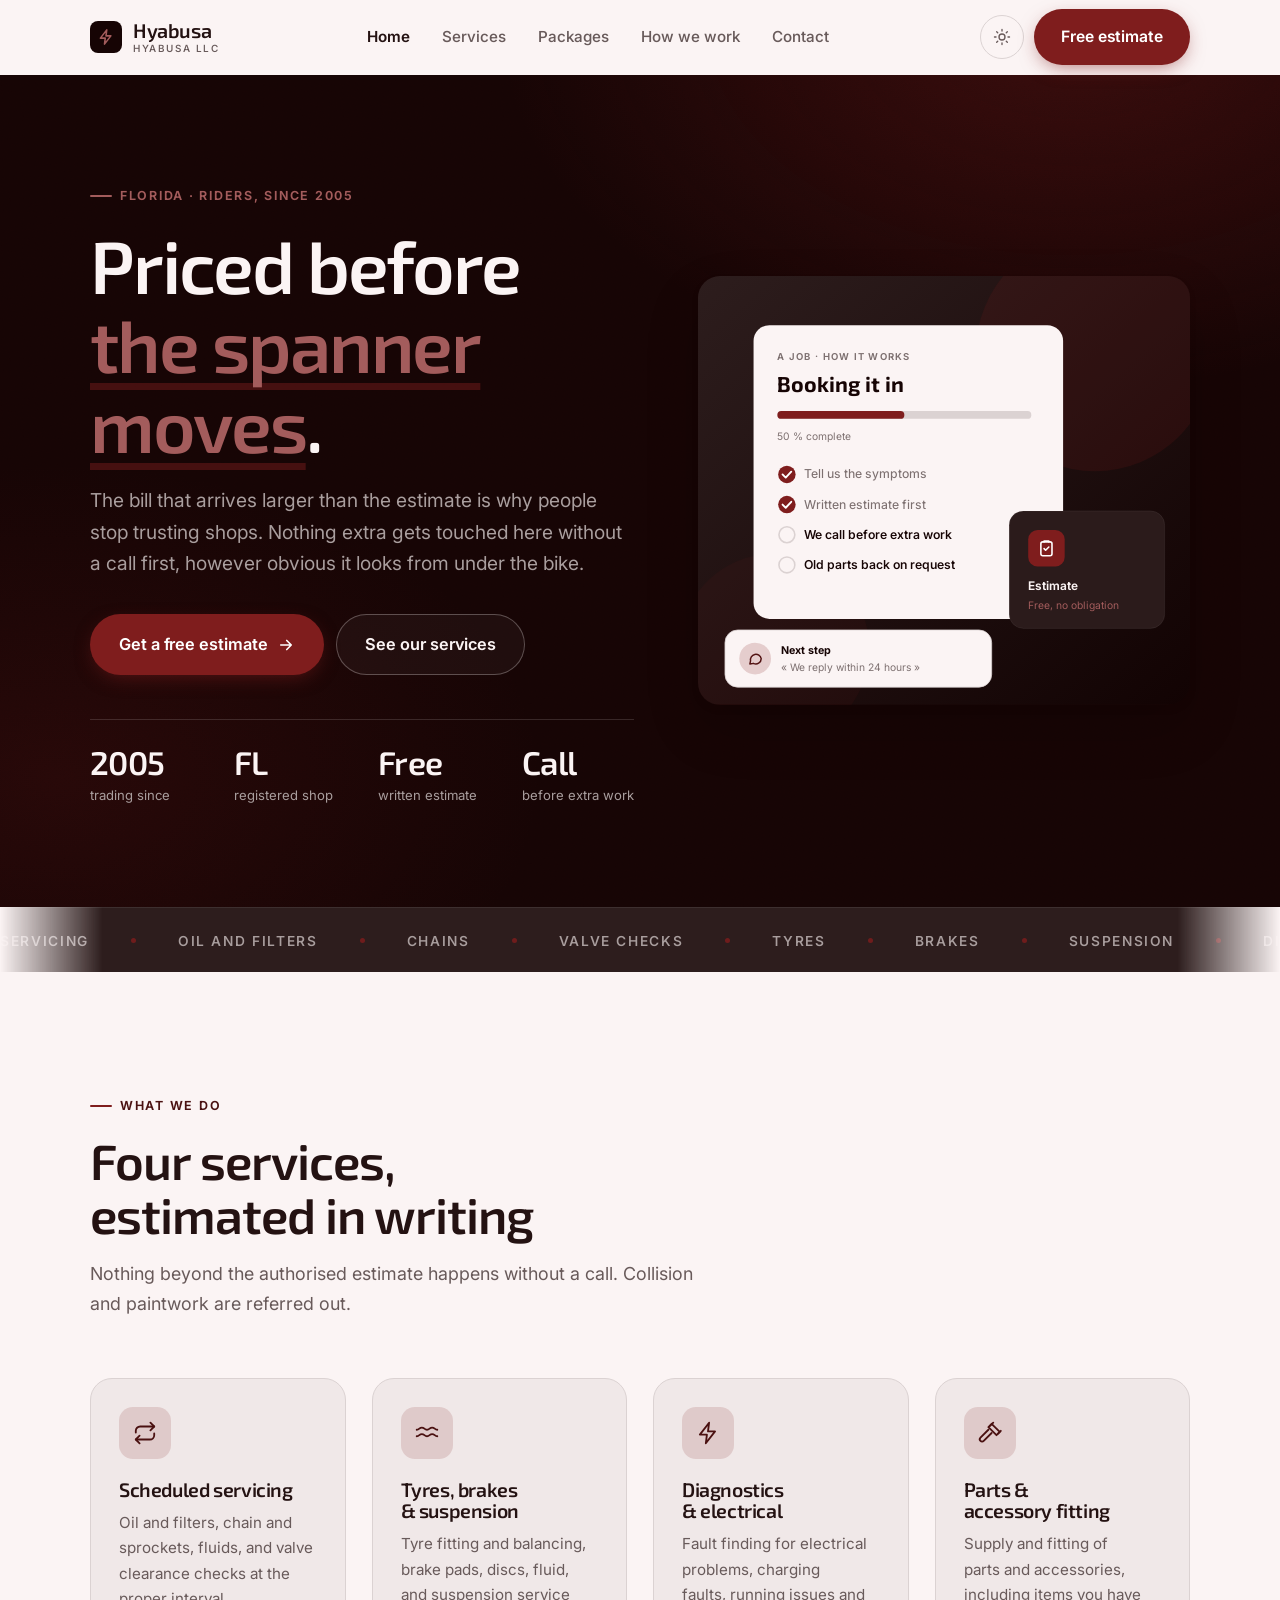
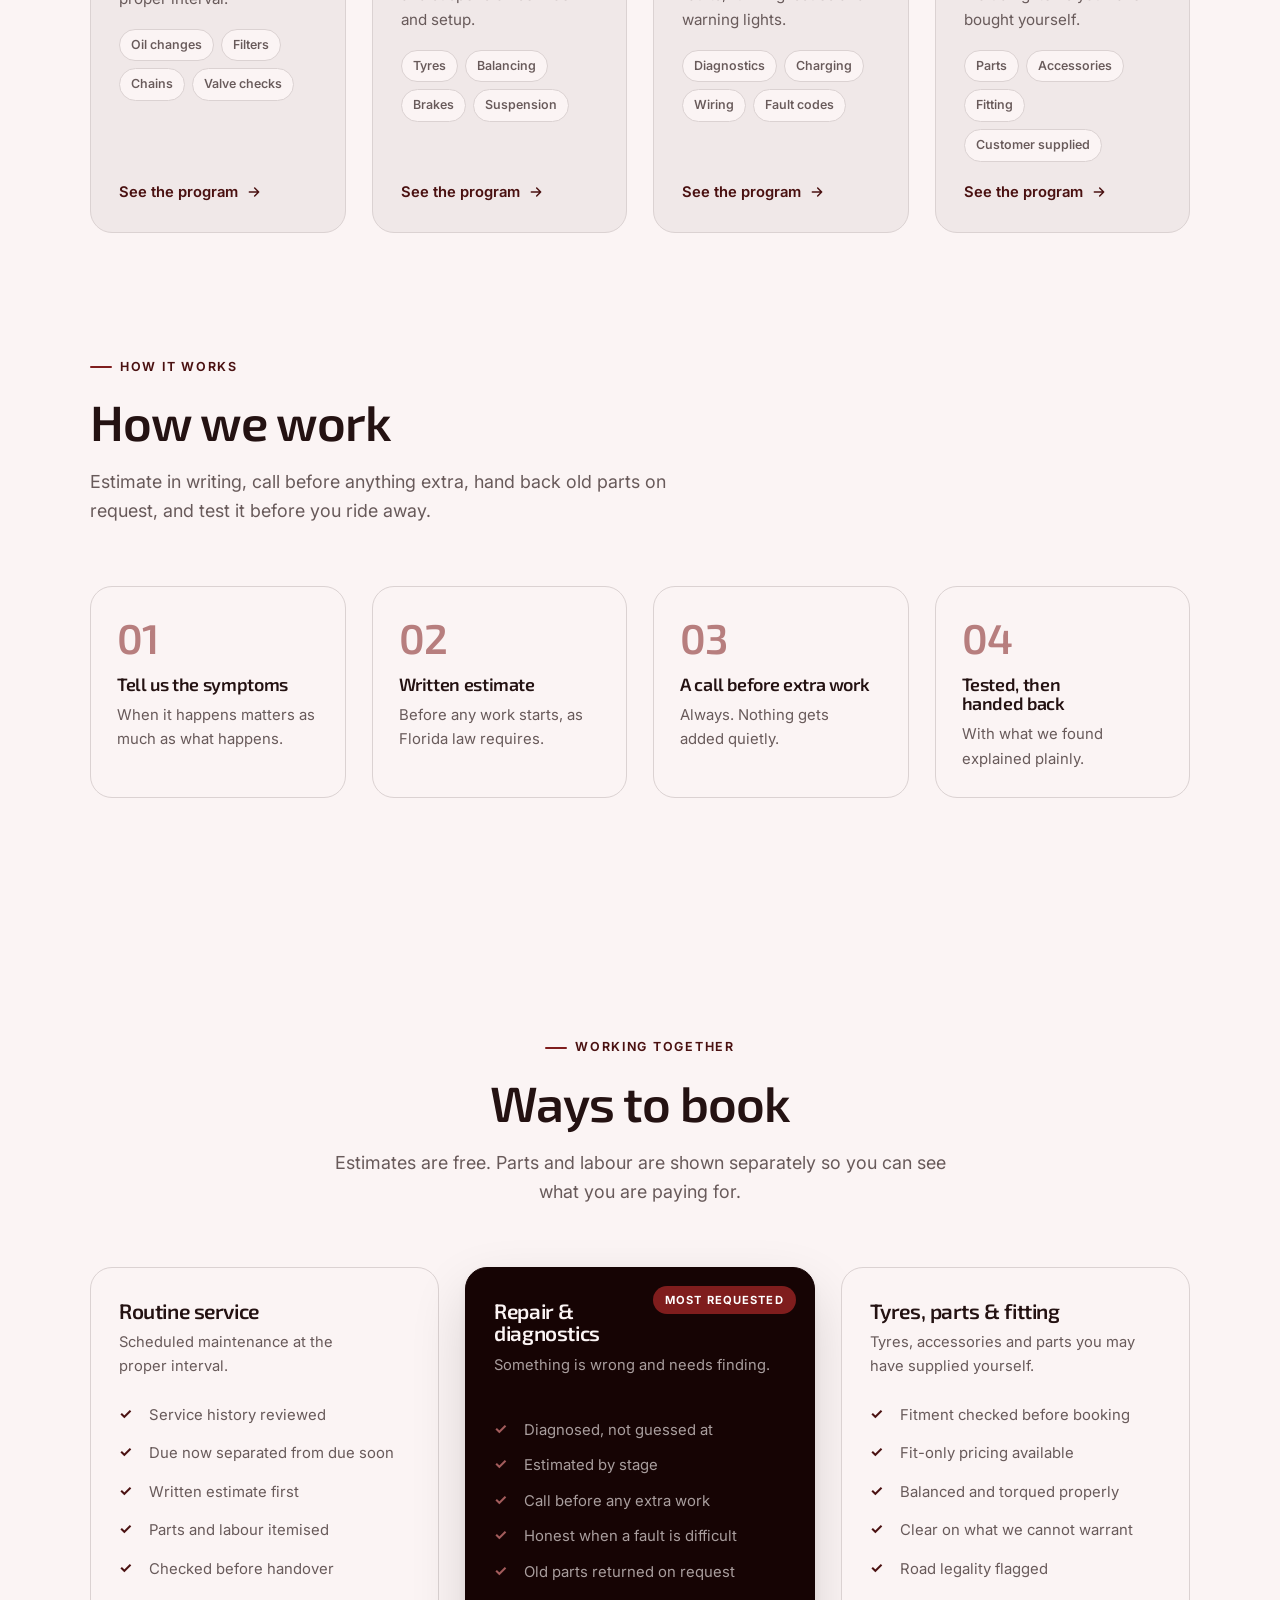
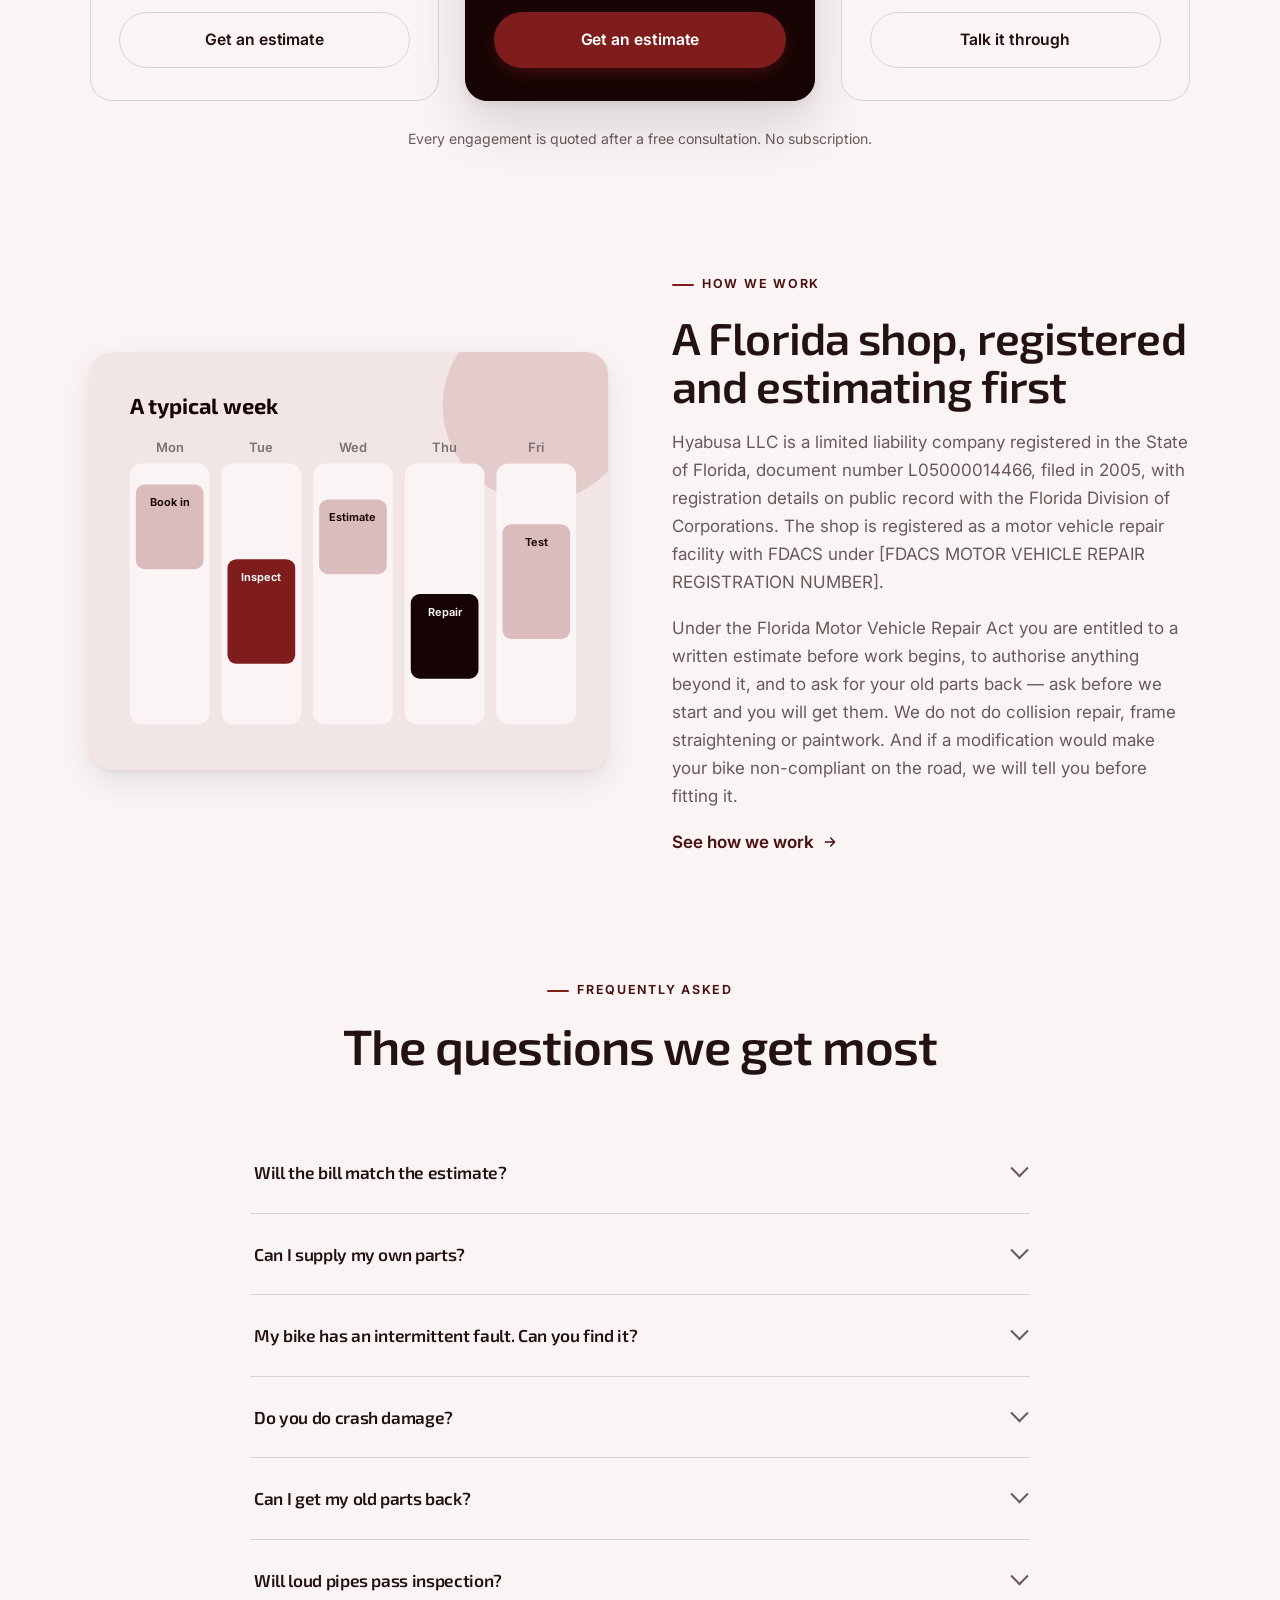
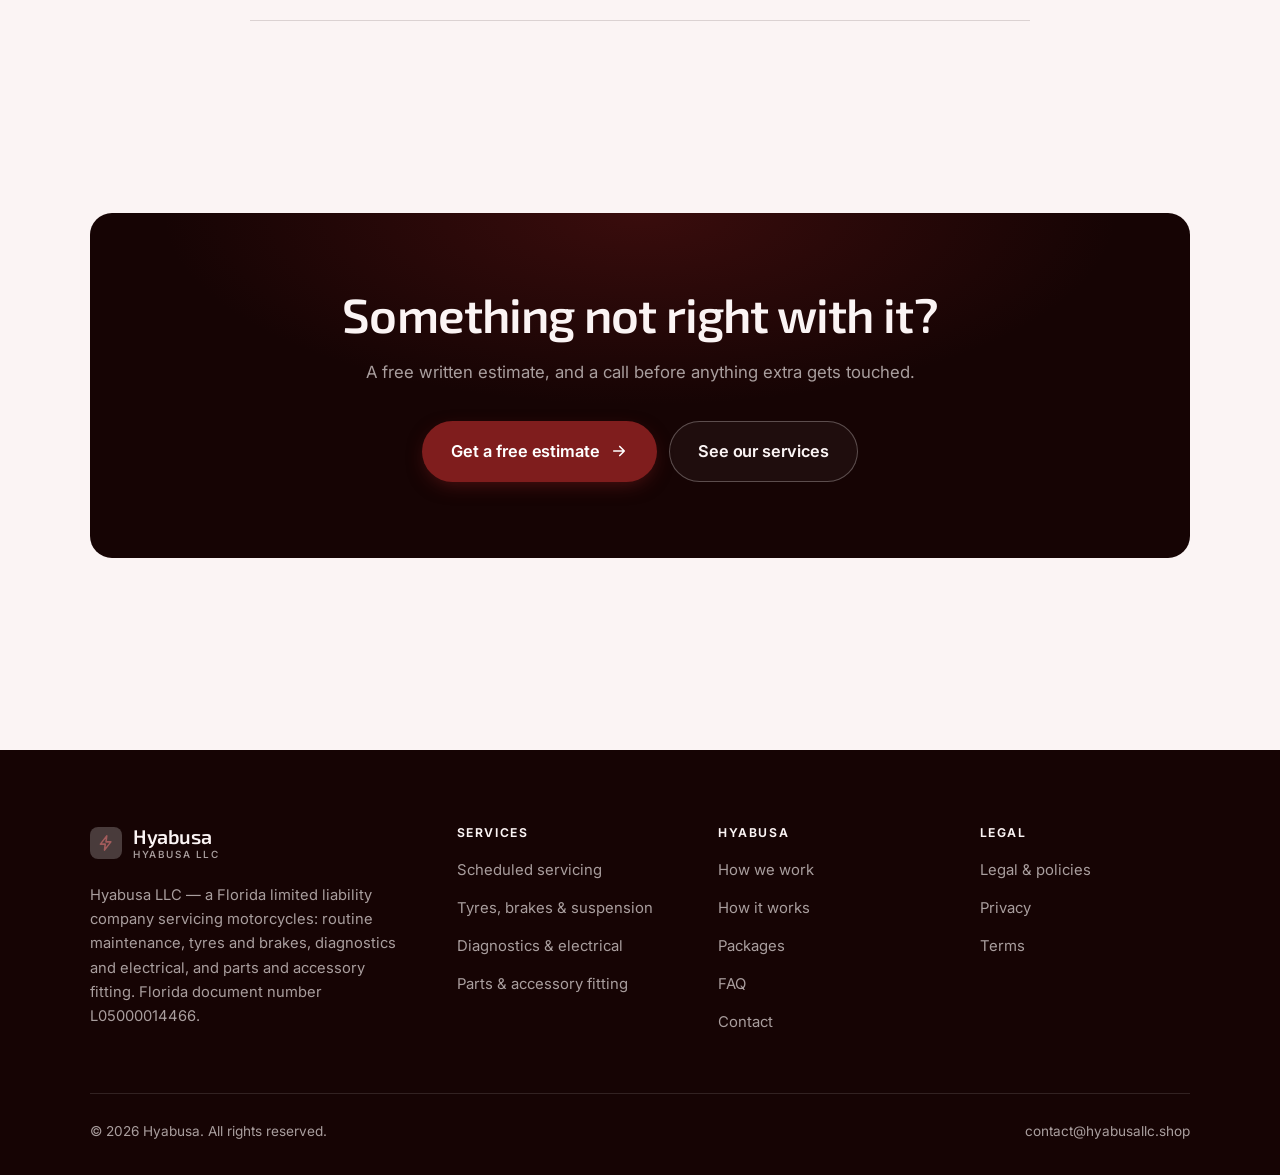
<file: index.html>
<!DOCTYPE html>
<html lang="en" class="no-js">
<head>
<meta charset="utf-8">
<meta name="viewport" content="width=device-width, initial-scale=1">
<title>Hyabusa LLC — motorcycle service and repair in Florida</title>
<meta name="description" content="Hyabusa LLC, a Florida motorcycle shop: routine servicing, tyres and brakes, diagnostics and electrical work, and parts and accessory fitting, with written estimates first.">
<link rel="canonical" href="https://hyabusallc.shop/">

<meta property="og:type" content="website">
<meta property="og:url" content="https://hyabusallc.shop/">
<meta property="og:site_name" content="Hyabusa">
<meta property="og:locale" content="en_US">
<meta property="og:title" content="Hyabusa LLC — motorcycle service and repair in Florida">
<meta property="og:description" content="Hyabusa LLC, a Florida motorcycle shop: routine servicing, tyres and brakes, diagnostics and electrical work, and parts and accessory fitting, with written estimates first.">
<meta name="theme-color" content="#160404">

<link rel="icon" href="assets/img/favicon.svg" type="image/svg+xml">
<link rel="preconnect" href="https://fonts.googleapis.com">
<link rel="preconnect" href="https://fonts.gstatic.com" crossorigin>
<link rel="stylesheet" href="https://fonts.googleapis.com/css2?family=Exo+2:wght@400;500;600;700&family=Inter:wght@400..700&display=swap">
<link rel="stylesheet" href="assets/css/style.css">

<!-- Thème appliqué avant le premier rendu (évite le flash) -->
<script>
document.documentElement.classList.remove('no-js');
(function(){try{var t=localStorage.getItem('site-theme');if(t){document.documentElement.setAttribute('data-theme',t);}}catch(e){}})();
</script>
<script type="application/ld+json">
{
  "@context": "https://schema.org",
  "@type": "Organization",
  "name": "Hyabusa",
  "url": "https://hyabusallc.shop/",
  "email": "contact@hyabusallc.shop",
  "description": "Hyabusa LLC, a Florida motorcycle shop: routine servicing, tyres and brakes, diagnostics and electrical work, and parts and accessory fitting, with written estimates first.",
  "areaServed": "US",
  "knowsLanguage": "en"
}
</script>
</head>

<body>
<a class="skip-link" href="#main">Skip to main content</a>

<header class="site-header">
  <nav class="wrap nav" aria-label="Main navigation">
    <a class="brand" href="index.html">
      <svg class="brand__mark" viewBox="0 0 64 64" aria-hidden="true">
        <rect class="bm-bg" width="64" height="64" rx="16"/>
        <g class="bm-ic" transform="translate(14 14) scale(1.5)" fill="none" stroke-width="2.1" stroke-linecap="round" stroke-linejoin="round"><path d="M13 2.5 4.5 13.5H11l-1 8 8.5-11H12z"/></g>
      </svg>
      <span>Hyabusa<span class="brand__sub">Hyabusa LLC</span></span>
    </a>

    <ul class="nav__links" id="nav-links">
      <li><a href="index.html" aria-current="page">Home</a></li>
      <li><a href="programs.html">Services</a></li>
      <li><a href="index.html#pricing">Packages</a></li>
      <li><a href="about.html">How we work</a></li>
      <li><a href="contact.html">Contact</a></li>
      <li><a class="btn btn--primary" href="contact.html">Free estimate</a></li>
    </ul>

    <div class="nav__cta">
      <button class="theme-toggle" type="button" aria-label="Switch to dark theme">
        <svg class="icon-sun" viewBox="0 0 24 24" fill="none" stroke="currentColor" stroke-width="1.8" stroke-linecap="round" aria-hidden="true"><circle cx="12" cy="12" r="4"/><path d="M12 2v2m0 16v2M2 12h2m16 0h2M4.9 4.9l1.4 1.4m11.4 11.4 1.4 1.4M19.1 4.9l-1.4 1.4M6.3 17.7l-1.4 1.4"/></svg>
        <svg class="icon-moon" viewBox="0 0 24 24" fill="none" stroke="currentColor" stroke-width="1.8" stroke-linecap="round" stroke-linejoin="round" aria-hidden="true"><path d="M21 12.8A9 9 0 1 1 11.2 3a7 7 0 0 0 9.8 9.8z"/></svg>
      </button>
      <a class="btn btn--primary" href="contact.html">Free estimate</a>
      <button class="nav__toggle" type="button" aria-expanded="false" aria-controls="nav-links" aria-label="Open menu">
        <svg class="icon-open" viewBox="0 0 24 24" fill="none" stroke="currentColor" stroke-width="2" stroke-linecap="round" aria-hidden="true"><path d="M3 6h18M3 12h18M3 18h18"/></svg>
        <svg class="icon-close" viewBox="0 0 24 24" fill="none" stroke="currentColor" stroke-width="2" stroke-linecap="round" aria-hidden="true"><path d="M6 6l12 12M18 6L6 18"/></svg>
      </button>
    </div>
  </nav>
</header>

<main id="main">

<section class="hero">
  <div class="wrap hero__inner">
    <div>
      <span class="eyebrow hero__eyebrow">Florida · Riders, since 2005</span>
      <h1>Priced before<br> <em>the spanner moves</em>.</h1>
      <p class="hero__lede">The bill that arrives larger than the estimate is why people stop trusting shops. Nothing extra gets touched here without a call first, however obvious it looks from under the bike.</p>

      <div class="hero__actions">
        <a class="btn btn--primary btn--lg" href="contact.html">Get a free estimate <svg viewBox="0 0 24 24" fill="none" stroke="currentColor" stroke-width="2.2" stroke-linecap="round" stroke-linejoin="round" aria-hidden="true"><path d="M5 12h14M13 6l6 6-6 6"/></svg></a>
        <a class="btn btn--on-dark btn--lg" href="programs.html">See our services</a>
      </div>

      <ul class="hero__proof">
        <li><span class="stat__num">2005</span><span class="stat__label">trading since</span></li>
        <li><span class="stat__num">FL</span><span class="stat__label">registered shop</span></li>
        <li><span class="stat__num">Free</span><span class="stat__label">written estimate</span></li>
        <li><span class="stat__num">Call</span><span class="stat__label">before extra work</span></li>
      </ul>
    </div>

    <div class="hero__art">
      <svg viewBox="0 0 620 540" role="img" aria-label="How a job at Hyabusa works, from symptoms to a written estimate.">
        <defs>
          <linearGradient id="hbg" x1="0" y1="0" x2="1" y2="1">
            <stop offset="0" stop-color="#2d1d1d"/><stop offset="1" stop-color="#120303"/>
          </linearGradient>
        </defs>
        <rect width="620" height="540" rx="22" fill="url(#hbg)"/>
        <circle cx="500" cy="96" r="150" fill="#7f1d1d" opacity=".16"/>
        <circle cx="96" cy="470" r="120" fill="#7f1d1d" opacity=".08"/>

        <g style="font-family: var(--font-body)">
          <!-- Carte programme -->
          <rect x="70" y="62" width="390" height="370" rx="20" fill="#fbf4f4"/>
          <text x="100" y="106" font-size="12" font-weight="650" letter-spacing="1.6" fill="#7d7070">A JOB · HOW IT WORKS</text>
          <text x="100" y="146" font-size="27" font-weight="700" fill="#160404" style="font-family: var(--font-display)">Booking it in</text>
          <rect x="100" y="170" width="320" height="10" rx="5" fill="#dbd2d2"/>
          <rect x="100" y="170" width="160" height="10" rx="5" fill="#7f1d1d"/>
          <text x="100" y="206" font-size="13" fill="#7d7070">50 % complete</text>
          <circle cx="112" cy="250" r="11" fill="#7f1d1d"/><path d="M106.5 250l4 4 7-7.5" fill="none" stroke="#ffffff" stroke-width="2.4" stroke-linecap="round" stroke-linejoin="round"/><text x="134" y="255" font-size="15.5" fill="#7d7070" font-weight="450">Tell us the symptoms</text>
          <circle cx="112" cy="288" r="11" fill="#7f1d1d"/><path d="M106.5 288l4 4 7-7.5" fill="none" stroke="#ffffff" stroke-width="2.4" stroke-linecap="round" stroke-linejoin="round"/><text x="134" y="293" font-size="15.5" fill="#7d7070" font-weight="450">Written estimate first</text>
          <circle cx="112" cy="326" r="10" fill="none" stroke="#dbd2d2" stroke-width="2"/><text x="134" y="331" font-size="15.5" fill="#160404" font-weight="560">We call before extra work</text>
          <circle cx="112" cy="364" r="10" fill="none" stroke="#dbd2d2" stroke-width="2"/><text x="134" y="369" font-size="15.5" fill="#160404" font-weight="560">Old parts back on request</text>

          <!-- Carte séance -->
          <rect x="392" y="296" width="196" height="148" rx="18" fill="#2b1b1b" stroke="#ffffff" stroke-opacity=".08"/>
          <rect x="416" y="320" width="46" height="46" rx="12" fill="#7f1d1d"/>
          <g transform="translate(427 331)" fill="none" stroke="#ffffff" color="#ffffff" stroke-width="2" stroke-linecap="round" stroke-linejoin="round"><rect x="5" y="4" width="14" height="17.5" rx="2.5"/><path d="M9 4V3h6v1M9 12.5l2 2 4-4"/></g>
          <text x="416" y="396" font-size="15" font-weight="650" fill="#fbf4f4">Estimate</text>
          <text x="416" y="420" font-size="13" fill="#a35c5c">Free, no obligation</text>

          <!-- Retour du coach -->
          <rect x="34" y="446" width="336" height="72" rx="16" fill="#fbf4f4" stroke="#dbd2d2"/>
          <circle cx="72" cy="482" r="20" fill="#e5cdcd"/>
          <g transform="translate(62 472) scale(.84)" fill="none" stroke="#531313" stroke-width="2.2" stroke-linecap="round" stroke-linejoin="round"><path d="M21 12a8 8 0 0 1-11.6 7.1L4 20l1-4.6A8 8 0 1 1 21 12z"/></g>
          <text x="104" y="476" font-size="13.5" font-weight="700" fill="#160404">Next step</text>
          <text x="104" y="498" font-size="13" fill="#7d7070">« We reply within 24 hours »</text>
        </g>
      </svg>
    </div>
  </div>
</section>

<div class="marquee" aria-hidden="true">
  <div class="marquee__track"><span>Servicing</span><span>Oil and filters</span><span>Chains</span><span>Valve checks</span><span>Tyres</span><span>Brakes</span><span>Suspension</span><span>Diagnostics</span><span>Electrical</span><span>Accessory fitting</span><span>Servicing</span><span>Oil and filters</span><span>Chains</span><span>Valve checks</span><span>Tyres</span><span>Brakes</span><span>Suspension</span><span>Diagnostics</span><span>Electrical</span><span>Accessory fitting</span></div>
</div>

<section class="section wrap" id="programs">
  <div class="section-head reveal">
    <span class="eyebrow">What we do</span>
    <h2>Four services, estimated in writing</h2>
    <p>Nothing beyond the authorised estimate happens without a call. Collision and paintwork are referred out.</p>
  </div>
  <div class="grid grid--4 reveal-group">
    <a class="card" href="programs.html#service">
      <div class="card__icon"><svg viewBox="0 0 24 24" fill="none" stroke="currentColor" stroke-width="1.7" stroke-linecap="round" stroke-linejoin="round" aria-hidden="true"><path d="M17 2.5l3.5 3.5L17 9.5"/><path d="M3.5 11.5V10A4 4 0 0 1 7.5 6h13M7 21.5 3.5 18 7 14.5"/><path d="M20.5 12.5V14a4 4 0 0 1-4 4h-13"/></svg></div>
      <h3>Scheduled servicing</h3>
      <p>Oil and filters, chain and sprockets, fluids, and valve clearance checks at the proper interval.</p>
      <ul class="tags"><li>Oil changes</li><li>Filters</li><li>Chains</li><li>Valve checks</li></ul>
      <span class="arrow-link">See the program <svg viewBox="0 0 24 24" fill="none" stroke="currentColor" stroke-width="2.2" stroke-linecap="round" stroke-linejoin="round" aria-hidden="true"><path d="M5 12h14M13 6l6 6-6 6"/></svg></span>
    </a>
    <a class="card" href="programs.html#tyres">
      <div class="card__icon"><svg viewBox="0 0 24 24" fill="none" stroke="currentColor" stroke-width="1.7" stroke-linecap="round" stroke-linejoin="round" aria-hidden="true"><path d="M2.5 9c2.4 0 2.4-2 4.75-2s2.4 2 4.75 2 2.4-2 4.75-2 2.4 2 4.75 2M2.5 15c2.4 0 2.4-2 4.75-2s2.4 2 4.75 2 2.4-2 4.75-2 2.4 2 4.75 2"/></svg></div>
      <h3>Tyres, brakes &amp; suspension</h3>
      <p>Tyre fitting and balancing, brake pads, discs, fluid, and suspension service and setup.</p>
      <ul class="tags"><li>Tyres</li><li>Balancing</li><li>Brakes</li><li>Suspension</li></ul>
      <span class="arrow-link">See the program <svg viewBox="0 0 24 24" fill="none" stroke="currentColor" stroke-width="2.2" stroke-linecap="round" stroke-linejoin="round" aria-hidden="true"><path d="M5 12h14M13 6l6 6-6 6"/></svg></span>
    </a>
    <a class="card" href="programs.html#diagnostics">
      <div class="card__icon"><svg viewBox="0 0 24 24" fill="none" stroke="currentColor" stroke-width="1.7" stroke-linecap="round" stroke-linejoin="round" aria-hidden="true"><path d="M13 2.5 4.5 13.5H11l-1 8 8.5-11H12z"/></svg></div>
      <h3>Diagnostics &amp; electrical</h3>
      <p>Fault finding for electrical problems, charging faults, running issues and warning lights.</p>
      <ul class="tags"><li>Diagnostics</li><li>Charging</li><li>Wiring</li><li>Fault codes</li></ul>
      <span class="arrow-link">See the program <svg viewBox="0 0 24 24" fill="none" stroke="currentColor" stroke-width="2.2" stroke-linecap="round" stroke-linejoin="round" aria-hidden="true"><path d="M5 12h14M13 6l6 6-6 6"/></svg></span>
    </a>
    <a class="card" href="programs.html#parts">
      <div class="card__icon"><svg viewBox="0 0 24 24" fill="none" stroke="currentColor" stroke-width="1.7" stroke-linecap="round" stroke-linejoin="round" aria-hidden="true"><path d="M13.5 3.5 21 11l-3 3-7.5-7.5z"/><path d="M10.5 9 3.2 16.3a2.1 2.1 0 0 0 3 3L13.5 12"/><path d="M15 2.5 12 5.5M19.5 12.5 22 10"/></svg></div>
      <h3>Parts &amp; accessory fitting</h3>
      <p>Supply and fitting of parts and accessories, including items you have bought yourself.</p>
      <ul class="tags"><li>Parts</li><li>Accessories</li><li>Fitting</li><li>Customer supplied</li></ul>
      <span class="arrow-link">See the program <svg viewBox="0 0 24 24" fill="none" stroke="currentColor" stroke-width="2.2" stroke-linecap="round" stroke-linejoin="round" aria-hidden="true"><path d="M5 12h14M13 6l6 6-6 6"/></svg></span>
    </a>
  </div>
</section>

<section class="section section--flush wrap" id="how-it-works">
  <div class="section-head reveal">
    <span class="eyebrow">How it works</span>
    <h2>How we work</h2>
    <p>Estimate in writing, call before anything extra, hand back old parts on request, and test it before you ride away.</p>
  </div>
  <div class="grid grid--4 steps reveal-group">
    <article class="step">
      <h3>Tell us the symptoms</h3>
      <p>When it happens matters as much as what happens.</p>
    </article>
    <article class="step">
      <h3>Written estimate</h3>
      <p>Before any work starts, as Florida law requires.</p>
    </article>
    <article class="step">
      <h3>A call before extra work</h3>
      <p>Always. Nothing gets added quietly.</p>
    </article>
    <article class="step">
      <h3>Tested, then handed back</h3>
      <p>With what we found explained plainly.</p>
    </article>
  </div>
</section>

<section class="section wrap" id="pricing">
  <div class="section-head section-head--center reveal">
    <span class="eyebrow">Working together</span>
    <h2>Ways to book</h2>
    <p>Estimates are free. Parts and labour are shown separately so you can see what you are paying for.</p>
  </div>
  <div class="grid grid--3 plans reveal-group">
    <article class="plan">
      
      <h3>Routine service</h3>
      <p class="plan__desc">Scheduled maintenance at the proper interval.</p>
      
      <ul class="plan__features">
        <li>Service history reviewed</li>
        <li>Due now separated from due soon</li>
        <li>Written estimate first</li>
        <li>Parts and labour itemised</li>
        <li>Checked before handover</li>
      </ul>
      <a class="btn btn--ghost btn--block" href="contact.html">Get an estimate</a>
    </article>
    <article class="plan plan--featured">
      <span class="plan__tag">Most requested</span>
      <h3>Repair &amp; diagnostics</h3>
      <p class="plan__desc">Something is wrong and needs finding.</p>
      
      <ul class="plan__features">
        <li>Diagnosed, not guessed at</li>
        <li>Estimated by stage</li>
        <li>Call before any extra work</li>
        <li>Honest when a fault is difficult</li>
        <li>Old parts returned on request</li>
      </ul>
      <a class="btn btn--primary btn--block" href="contact.html">Get an estimate</a>
    </article>
    <article class="plan">
      
      <h3>Tyres, parts &amp; fitting</h3>
      <p class="plan__desc">Tyres, accessories and parts you may have supplied yourself.</p>
      
      <ul class="plan__features">
        <li>Fitment checked before booking</li>
        <li>Fit-only pricing available</li>
        <li>Balanced and torqued properly</li>
        <li>Clear on what we cannot warrant</li>
        <li>Road legality flagged</li>
      </ul>
      <a class="btn btn--ghost btn--block" href="contact.html">Talk it through</a>
    </article>
  </div>
  <p class="plans-note">Every engagement is quoted after a free consultation. No subscription.</p>
</section>

<section class="section section--flush wrap">
  <div class="split reveal">
    <div class="split__art">
      <svg viewBox="0 0 520 420" role="img" aria-label="Example of a typical week: Book in, Inspect, Estimate, Repair, Test.">
        <rect width="520" height="420" rx="20" fill="#f2e5e5"/>
        <circle cx="450" cy="54" r="96" fill="#7f1d1d" opacity=".12"/>
        <g style="font-family: var(--font-body)">
        <text x="40" y="62" font-size="22" font-weight="700" fill="#160404" style="font-family: var(--font-display)">A typical week</text>
        <text x="80" y="100" text-anchor="middle" font-size="13" font-weight="600" fill="#7d7070">Mon</text>
        <rect x="40" y="112" width="80" height="262" rx="12" fill="#fbf4f4"/>
        <rect x="46" y="133" width="68" height="85" rx="9" fill="#dbbcbc"/>
        <text x="80" y="155" text-anchor="middle" font-size="11" font-weight="650" fill="#160404">Book in</text>
        <text x="172" y="100" text-anchor="middle" font-size="13" font-weight="600" fill="#7d7070">Tue</text>
        <rect x="132" y="112" width="80" height="262" rx="12" fill="#fbf4f4"/>
        <rect x="138" y="208" width="68" height="105" rx="9" fill="#7f1d1d"/>
        <text x="172" y="230" text-anchor="middle" font-size="11" font-weight="650" fill="#ffffff">Inspect</text>
        <text x="264" y="100" text-anchor="middle" font-size="13" font-weight="600" fill="#7d7070">Wed</text>
        <rect x="224" y="112" width="80" height="262" rx="12" fill="#fbf4f4"/>
        <rect x="230" y="148" width="68" height="75" rx="9" fill="#dbbcbc"/>
        <text x="264" y="170" text-anchor="middle" font-size="11" font-weight="650" fill="#160404">Estimate</text>
        <text x="356" y="100" text-anchor="middle" font-size="13" font-weight="600" fill="#7d7070">Thu</text>
        <rect x="316" y="112" width="80" height="262" rx="12" fill="#fbf4f4"/>
        <rect x="322" y="243" width="68" height="85" rx="9" fill="#160404"/>
        <text x="356" y="265" text-anchor="middle" font-size="11" font-weight="650" fill="#fbf4f4">Repair</text>
        <text x="448" y="100" text-anchor="middle" font-size="13" font-weight="600" fill="#7d7070">Fri</text>
        <rect x="408" y="112" width="80" height="262" rx="12" fill="#fbf4f4"/>
        <rect x="414" y="173" width="68" height="115" rx="9" fill="#dbbcbc"/>
        <text x="448" y="195" text-anchor="middle" font-size="11" font-weight="650" fill="#160404">Test</text>
        </g>
      </svg>
    </div>
    <div>
      <span class="eyebrow">How we work</span>
      <h2>A Florida shop, registered and estimating first</h2>
      <p>Hyabusa LLC is a limited liability company registered in the State of Florida, document number L05000014466, filed in 2005, with registration details on public record with the Florida Division of Corporations. The shop is registered as a motor vehicle repair facility with FDACS under [FDACS MOTOR VEHICLE REPAIR REGISTRATION NUMBER].</p>
      <p>Under the Florida Motor Vehicle Repair Act you are entitled to a written estimate before work begins, to authorise anything beyond it, and to ask for your old parts back — ask before we start and you will get them. We do not do collision repair, frame straightening or paintwork. And if a modification would make your bike non-compliant on the road, we will tell you before fitting it.</p>
      <p><a class="arrow-link" href="about.html">See how we work <svg viewBox="0 0 24 24" fill="none" stroke="currentColor" stroke-width="2.2" stroke-linecap="round" stroke-linejoin="round" aria-hidden="true"><path d="M5 12h14M13 6l6 6-6 6"/></svg></a></p>
    </div>
  </div>
</section>

<section class="section section--flush wrap" id="faq">
  <div class="section-head section-head--center reveal">
    <span class="eyebrow">Frequently asked</span>
    <h2>The questions we get most</h2>
  </div>
  <div class="faq reveal">
    <details>
      <summary>Will the bill match the estimate?</summary>
      <p>Unless you authorise something else, yes. If we find more, we stop and call you — we do not add work and explain afterwards.</p>
    </details>
    <details>
      <summary>Can I supply my own parts?</summary>
      <p>Yes. We will quote fit-only and check the fitment before booking, because wrong-fitment online purchases are extremely common. We cannot warrant a part we did not supply.</p>
    </details>
    <details>
      <summary>My bike has an intermittent fault. Can you find it?</summary>
      <p>Sometimes, and we will be honest about the odds. We diagnose rather than replacing parts one at a time at your expense, and we will tell you if it is beating us.</p>
    </details>
    <details>
      <summary>Do you do crash damage?</summary>
      <p>No. Collision repair, frame work and paint go to specialist shops, and we will point you to one.</p>
    </details>
    <details>
      <summary>Can I get my old parts back?</summary>
      <p>Yes, if you ask before work starts. It is your right in Florida and we are happy to do it.</p>
    </details>
    <details>
      <summary>Will loud pipes pass inspection?</summary>
      <p>Exhaust and lighting modifications can make a machine non-compliant on the public road. We will fit what you ask and tell you plainly where it leaves you.</p>
    </details>
  </div>
</section>

<section class="wrap section--tight">
  <div class="cta-band reveal">
    <h2>Something not right with it?</h2>
    <p>A free written estimate, and a call before anything extra gets touched.</p>
    <div class="hero__actions">
      <a class="btn btn--primary btn--lg" href="contact.html">Get a free estimate <svg viewBox="0 0 24 24" fill="none" stroke="currentColor" stroke-width="2.2" stroke-linecap="round" stroke-linejoin="round" aria-hidden="true"><path d="M5 12h14M13 6l6 6-6 6"/></svg></a>
      <a class="btn btn--on-dark btn--lg" href="programs.html">See our services</a>
    </div>
  </div>
</section>

</main>

<footer class="site-footer">
  <div class="wrap">
    <div class="footer__grid">
      <div class="footer__brand">
        <a class="brand" href="index.html">
          <svg class="brand__mark" viewBox="0 0 64 64" aria-hidden="true">
        <rect class="bm-bg" width="64" height="64" rx="16"/>
        <g class="bm-ic" transform="translate(14 14) scale(1.5)" fill="none" stroke-width="2.1" stroke-linecap="round" stroke-linejoin="round"><path d="M13 2.5 4.5 13.5H11l-1 8 8.5-11H12z"/></g>
      </svg>
          <span>Hyabusa<span class="brand__sub">Hyabusa LLC</span></span>
        </a>
        <p>Hyabusa LLC — a Florida limited liability company servicing motorcycles: routine maintenance, tyres and brakes, diagnostics and electrical, and parts and accessory fitting. Florida document number L05000014466.</p>
      </div>

      <div class="footer__col">
        <h4>Services</h4>
        <ul>
          <li><a href="programs.html#service">Scheduled servicing</a></li>
          <li><a href="programs.html#tyres">Tyres, brakes &amp; suspension</a></li>
          <li><a href="programs.html#diagnostics">Diagnostics &amp; electrical</a></li>
          <li><a href="programs.html#parts">Parts &amp; accessory fitting</a></li>
        </ul>
      </div>

      <div class="footer__col">
        <h4>Hyabusa</h4>
        <ul>
          <li><a href="about.html">How we work</a></li>
          <li><a href="index.html#how-it-works">How it works</a></li>
          <li><a href="index.html#pricing">Packages</a></li>
          <li><a href="index.html#faq">FAQ</a></li>
          <li><a href="contact.html">Contact</a></li>
        </ul>
      </div>

      <div class="footer__col">
        <h4>Legal</h4>
        <ul>
          <li><a href="legal.html">Legal &amp; policies</a></li>
          <li><a href="legal.html#privacy">Privacy</a></li>
          <li><a href="legal.html#terms">Terms</a></li>
        </ul>
      </div>
    </div>

    <div class="footer__bottom">
      <p>© <span data-year>2026</span> Hyabusa. All rights reserved.</p>
      <p><a href="mailto:contact@hyabusallc.shop">contact@hyabusallc.shop</a></p>
    </div>
  </div>
</footer>

<script src="assets/js/main.js" defer></script>
</body>
</html>
</file>
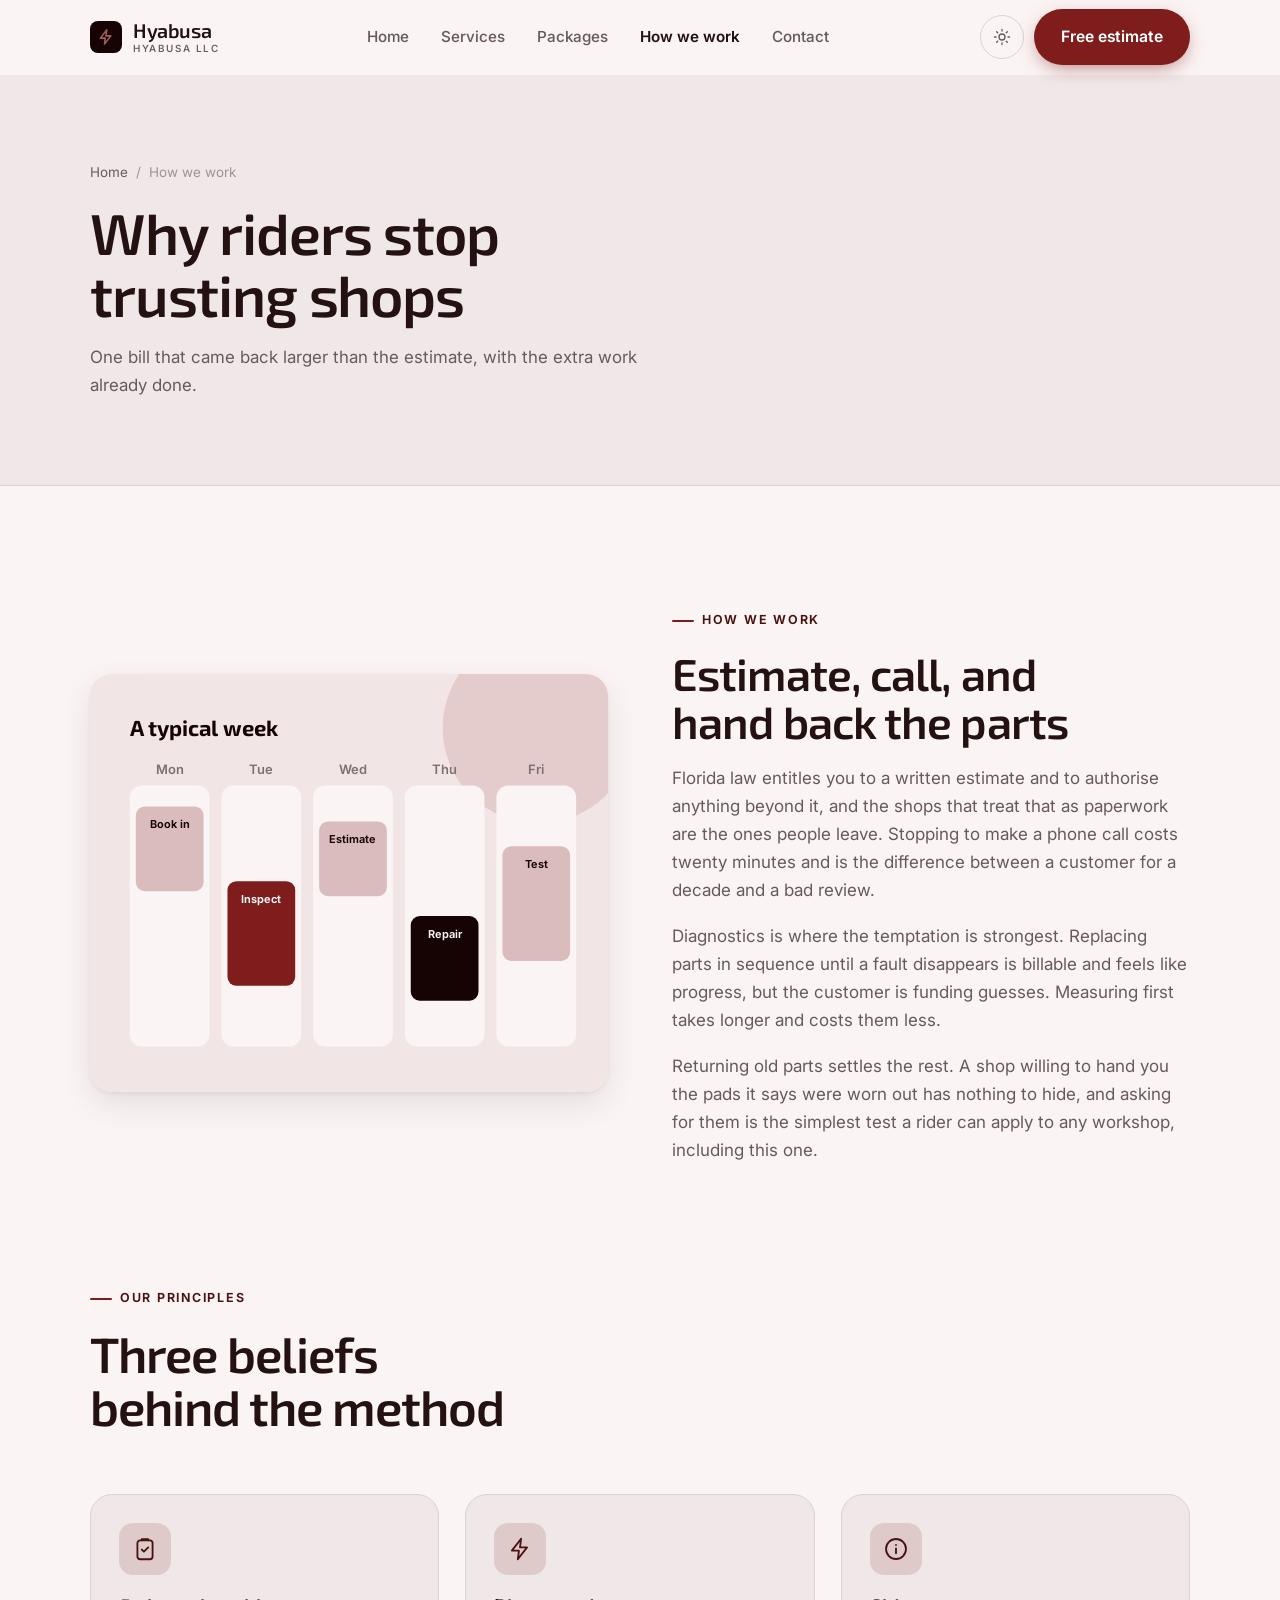
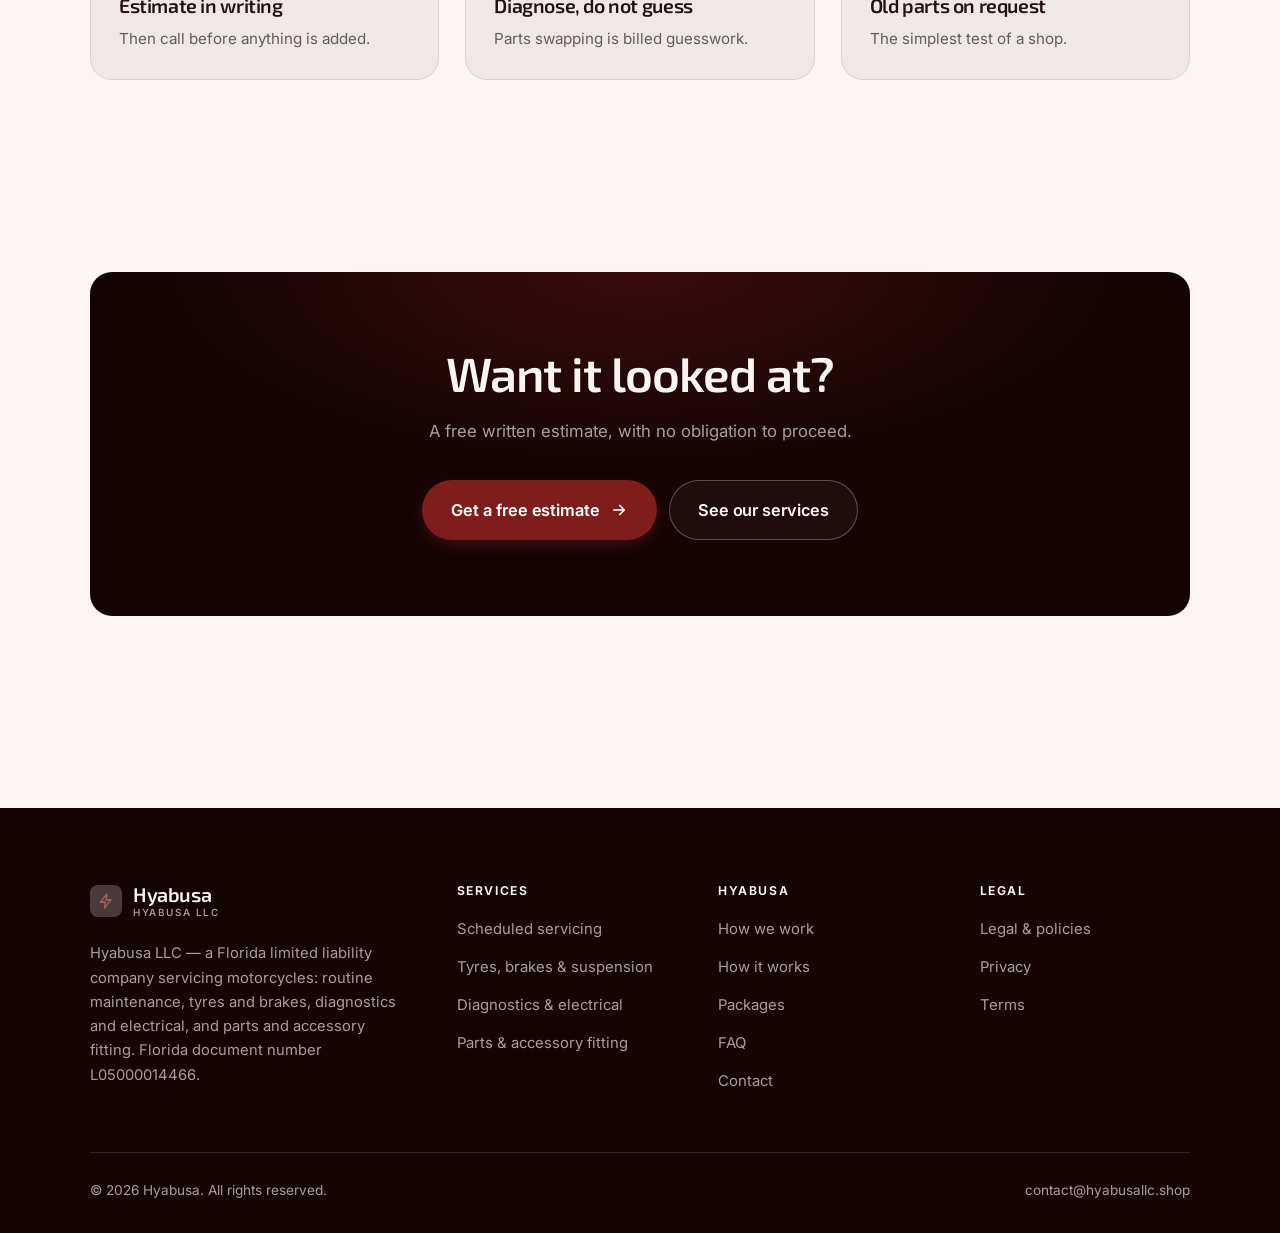
<file: about.html>
<!DOCTYPE html>
<html lang="en" class="no-js">
<head>
<meta charset="utf-8">
<meta name="viewport" content="width=device-width, initial-scale=1">
<title>How we work — Hyabusa</title>
<meta name="description" content="About Hyabusa LLC, a Florida motorcycle service and repair shop, document number L05000014466.">
<link rel="canonical" href="https://hyabusallc.shop/about.html">

<meta property="og:type" content="website">
<meta property="og:url" content="https://hyabusallc.shop/about.html">
<meta property="og:site_name" content="Hyabusa">
<meta property="og:locale" content="en_US">
<meta property="og:title" content="How we work — Hyabusa">
<meta property="og:description" content="About Hyabusa LLC, a Florida motorcycle service and repair shop, document number L05000014466.">
<meta name="theme-color" content="#160404">

<link rel="icon" href="assets/img/favicon.svg" type="image/svg+xml">
<link rel="preconnect" href="https://fonts.googleapis.com">
<link rel="preconnect" href="https://fonts.gstatic.com" crossorigin>
<link rel="stylesheet" href="https://fonts.googleapis.com/css2?family=Exo+2:wght@400;500;600;700&family=Inter:wght@400..700&display=swap">
<link rel="stylesheet" href="assets/css/style.css">

<!-- Thème appliqué avant le premier rendu (évite le flash) -->
<script>
document.documentElement.classList.remove('no-js');
(function(){try{var t=localStorage.getItem('site-theme');if(t){document.documentElement.setAttribute('data-theme',t);}}catch(e){}})();
</script>
</head>

<body>
<a class="skip-link" href="#main">Skip to main content</a>

<header class="site-header">
  <nav class="wrap nav" aria-label="Main navigation">
    <a class="brand" href="index.html">
      <svg class="brand__mark" viewBox="0 0 64 64" aria-hidden="true">
        <rect class="bm-bg" width="64" height="64" rx="16"/>
        <g class="bm-ic" transform="translate(14 14) scale(1.5)" fill="none" stroke-width="2.1" stroke-linecap="round" stroke-linejoin="round"><path d="M13 2.5 4.5 13.5H11l-1 8 8.5-11H12z"/></g>
      </svg>
      <span>Hyabusa<span class="brand__sub">Hyabusa LLC</span></span>
    </a>

    <ul class="nav__links" id="nav-links">
      <li><a href="index.html">Home</a></li>
      <li><a href="programs.html">Services</a></li>
      <li><a href="index.html#pricing">Packages</a></li>
      <li><a href="about.html" aria-current="page">How we work</a></li>
      <li><a href="contact.html">Contact</a></li>
      <li><a class="btn btn--primary" href="contact.html">Free estimate</a></li>
    </ul>

    <div class="nav__cta">
      <button class="theme-toggle" type="button" aria-label="Switch to dark theme">
        <svg class="icon-sun" viewBox="0 0 24 24" fill="none" stroke="currentColor" stroke-width="1.8" stroke-linecap="round" aria-hidden="true"><circle cx="12" cy="12" r="4"/><path d="M12 2v2m0 16v2M2 12h2m16 0h2M4.9 4.9l1.4 1.4m11.4 11.4 1.4 1.4M19.1 4.9l-1.4 1.4M6.3 17.7l-1.4 1.4"/></svg>
        <svg class="icon-moon" viewBox="0 0 24 24" fill="none" stroke="currentColor" stroke-width="1.8" stroke-linecap="round" stroke-linejoin="round" aria-hidden="true"><path d="M21 12.8A9 9 0 1 1 11.2 3a7 7 0 0 0 9.8 9.8z"/></svg>
      </button>
      <a class="btn btn--primary" href="contact.html">Free estimate</a>
      <button class="nav__toggle" type="button" aria-expanded="false" aria-controls="nav-links" aria-label="Open menu">
        <svg class="icon-open" viewBox="0 0 24 24" fill="none" stroke="currentColor" stroke-width="2" stroke-linecap="round" aria-hidden="true"><path d="M3 6h18M3 12h18M3 18h18"/></svg>
        <svg class="icon-close" viewBox="0 0 24 24" fill="none" stroke="currentColor" stroke-width="2" stroke-linecap="round" aria-hidden="true"><path d="M6 6l12 12M18 6L6 18"/></svg>
      </button>
    </div>
  </nav>
</header>

<main id="main">

<section class="page-head">
  <div class="wrap">
    <nav class="breadcrumb" aria-label="Breadcrumb">
      <a href="index.html">Home</a><span>/</span><span aria-current="page">How we work</span>
    </nav>
    <h1>Why riders stop trusting shops</h1>
    <p>One bill that came back larger than the estimate, with the extra work already done.</p>
  </div>
</section>

<section class="section wrap">
  <div class="split reveal">
    <div class="split__art">
      <svg viewBox="0 0 520 420" role="img" aria-label="Example of a typical week: Book in, Inspect, Estimate, Repair, Test.">
        <rect width="520" height="420" rx="20" fill="#f2e5e5"/>
        <circle cx="450" cy="54" r="96" fill="#7f1d1d" opacity=".12"/>
        <g style="font-family: var(--font-body)">
        <text x="40" y="62" font-size="22" font-weight="700" fill="#160404" style="font-family: var(--font-display)">A typical week</text>
        <text x="80" y="100" text-anchor="middle" font-size="13" font-weight="600" fill="#7d7070">Mon</text>
        <rect x="40" y="112" width="80" height="262" rx="12" fill="#fbf4f4"/>
        <rect x="46" y="133" width="68" height="85" rx="9" fill="#dbbcbc"/>
        <text x="80" y="155" text-anchor="middle" font-size="11" font-weight="650" fill="#160404">Book in</text>
        <text x="172" y="100" text-anchor="middle" font-size="13" font-weight="600" fill="#7d7070">Tue</text>
        <rect x="132" y="112" width="80" height="262" rx="12" fill="#fbf4f4"/>
        <rect x="138" y="208" width="68" height="105" rx="9" fill="#7f1d1d"/>
        <text x="172" y="230" text-anchor="middle" font-size="11" font-weight="650" fill="#ffffff">Inspect</text>
        <text x="264" y="100" text-anchor="middle" font-size="13" font-weight="600" fill="#7d7070">Wed</text>
        <rect x="224" y="112" width="80" height="262" rx="12" fill="#fbf4f4"/>
        <rect x="230" y="148" width="68" height="75" rx="9" fill="#dbbcbc"/>
        <text x="264" y="170" text-anchor="middle" font-size="11" font-weight="650" fill="#160404">Estimate</text>
        <text x="356" y="100" text-anchor="middle" font-size="13" font-weight="600" fill="#7d7070">Thu</text>
        <rect x="316" y="112" width="80" height="262" rx="12" fill="#fbf4f4"/>
        <rect x="322" y="243" width="68" height="85" rx="9" fill="#160404"/>
        <text x="356" y="265" text-anchor="middle" font-size="11" font-weight="650" fill="#fbf4f4">Repair</text>
        <text x="448" y="100" text-anchor="middle" font-size="13" font-weight="600" fill="#7d7070">Fri</text>
        <rect x="408" y="112" width="80" height="262" rx="12" fill="#fbf4f4"/>
        <rect x="414" y="173" width="68" height="115" rx="9" fill="#dbbcbc"/>
        <text x="448" y="195" text-anchor="middle" font-size="11" font-weight="650" fill="#160404">Test</text>
        </g>
      </svg>
    </div>
    <div>
      <span class="eyebrow">How we work</span>
      <h2>Estimate, call, and hand back the parts</h2>
      <p>Florida law entitles you to a written estimate and to authorise anything beyond it, and the shops that treat that as paperwork are the ones people leave. Stopping to make a phone call costs twenty minutes and is the difference between a customer for a decade and a bad review.</p>
      <p>Diagnostics is where the temptation is strongest. Replacing parts in sequence until a fault disappears is billable and feels like progress, but the customer is funding guesses. Measuring first takes longer and costs them less.</p>
      <p>Returning old parts settles the rest. A shop willing to hand you the pads it says were worn out has nothing to hide, and asking for them is the simplest test a rider can apply to any workshop, including this one.</p>
      <!--
        TO DO: add a short introduction of the coach (name, real background),
        with a photo if possible. Do not invent credentials — see README.md.
      -->
    </div>
  </div>
</section>

<section class="section section--flush wrap">
  <div class="section-head reveal">
    <span class="eyebrow">Our principles</span>
    <h2>Three beliefs behind the method</h2>
  </div>
  <div class="grid grid--3 reveal-group">
    <article class="card">
      <div class="card__icon"><svg viewBox="0 0 24 24" fill="none" stroke="currentColor" stroke-width="1.7" stroke-linecap="round" stroke-linejoin="round" aria-hidden="true"><rect x="5" y="4" width="14" height="17.5" rx="2.5"/><path d="M9 4V3h6v1M9 12.5l2 2 4-4"/></svg></div>
      <h3>Estimate in writing</h3>
      <p>Then call before anything is added.</p>
    </article>
    <article class="card">
      <div class="card__icon"><svg viewBox="0 0 24 24" fill="none" stroke="currentColor" stroke-width="1.7" stroke-linecap="round" stroke-linejoin="round" aria-hidden="true"><path d="M13 2.5 4.5 13.5H11l-1 8 8.5-11H12z"/></svg></div>
      <h3>Diagnose, do not guess</h3>
      <p>Parts swapping is billed guesswork.</p>
    </article>
    <article class="card">
      <div class="card__icon"><svg viewBox="0 0 24 24" fill="none" stroke="currentColor" stroke-width="1.7" stroke-linecap="round" stroke-linejoin="round" aria-hidden="true"><circle cx="12" cy="12" r="9.2"/><path d="M12 16v-4.5M12 8.2v.1"/></svg></div>
      <h3>Old parts on request</h3>
      <p>The simplest test of a shop.</p>
    </article>
  </div>
</section>

<section class="wrap section--tight">
  <div class="cta-band reveal">
    <h2>Want it looked at?</h2>
    <p>A free written estimate, with no obligation to proceed.</p>
    <div class="hero__actions">
      <a class="btn btn--primary btn--lg" href="contact.html">Get a free estimate <svg viewBox="0 0 24 24" fill="none" stroke="currentColor" stroke-width="2.2" stroke-linecap="round" stroke-linejoin="round" aria-hidden="true"><path d="M5 12h14M13 6l6 6-6 6"/></svg></a>
      <a class="btn btn--on-dark btn--lg" href="programs.html">See our services</a>
    </div>
  </div>
</section>

</main>

<footer class="site-footer">
  <div class="wrap">
    <div class="footer__grid">
      <div class="footer__brand">
        <a class="brand" href="index.html">
          <svg class="brand__mark" viewBox="0 0 64 64" aria-hidden="true">
        <rect class="bm-bg" width="64" height="64" rx="16"/>
        <g class="bm-ic" transform="translate(14 14) scale(1.5)" fill="none" stroke-width="2.1" stroke-linecap="round" stroke-linejoin="round"><path d="M13 2.5 4.5 13.5H11l-1 8 8.5-11H12z"/></g>
      </svg>
          <span>Hyabusa<span class="brand__sub">Hyabusa LLC</span></span>
        </a>
        <p>Hyabusa LLC — a Florida limited liability company servicing motorcycles: routine maintenance, tyres and brakes, diagnostics and electrical, and parts and accessory fitting. Florida document number L05000014466.</p>
      </div>

      <div class="footer__col">
        <h4>Services</h4>
        <ul>
          <li><a href="programs.html#service">Scheduled servicing</a></li>
          <li><a href="programs.html#tyres">Tyres, brakes &amp; suspension</a></li>
          <li><a href="programs.html#diagnostics">Diagnostics &amp; electrical</a></li>
          <li><a href="programs.html#parts">Parts &amp; accessory fitting</a></li>
        </ul>
      </div>

      <div class="footer__col">
        <h4>Hyabusa</h4>
        <ul>
          <li><a href="about.html">How we work</a></li>
          <li><a href="index.html#how-it-works">How it works</a></li>
          <li><a href="index.html#pricing">Packages</a></li>
          <li><a href="index.html#faq">FAQ</a></li>
          <li><a href="contact.html">Contact</a></li>
        </ul>
      </div>

      <div class="footer__col">
        <h4>Legal</h4>
        <ul>
          <li><a href="legal.html">Legal &amp; policies</a></li>
          <li><a href="legal.html#privacy">Privacy</a></li>
          <li><a href="legal.html#terms">Terms</a></li>
        </ul>
      </div>
    </div>

    <div class="footer__bottom">
      <p>© <span data-year>2026</span> Hyabusa. All rights reserved.</p>
      <p><a href="mailto:contact@hyabusallc.shop">contact@hyabusallc.shop</a></p>
    </div>
  </div>
</footer>

<script src="assets/js/main.js" defer></script>
</body>
</html>
</file>
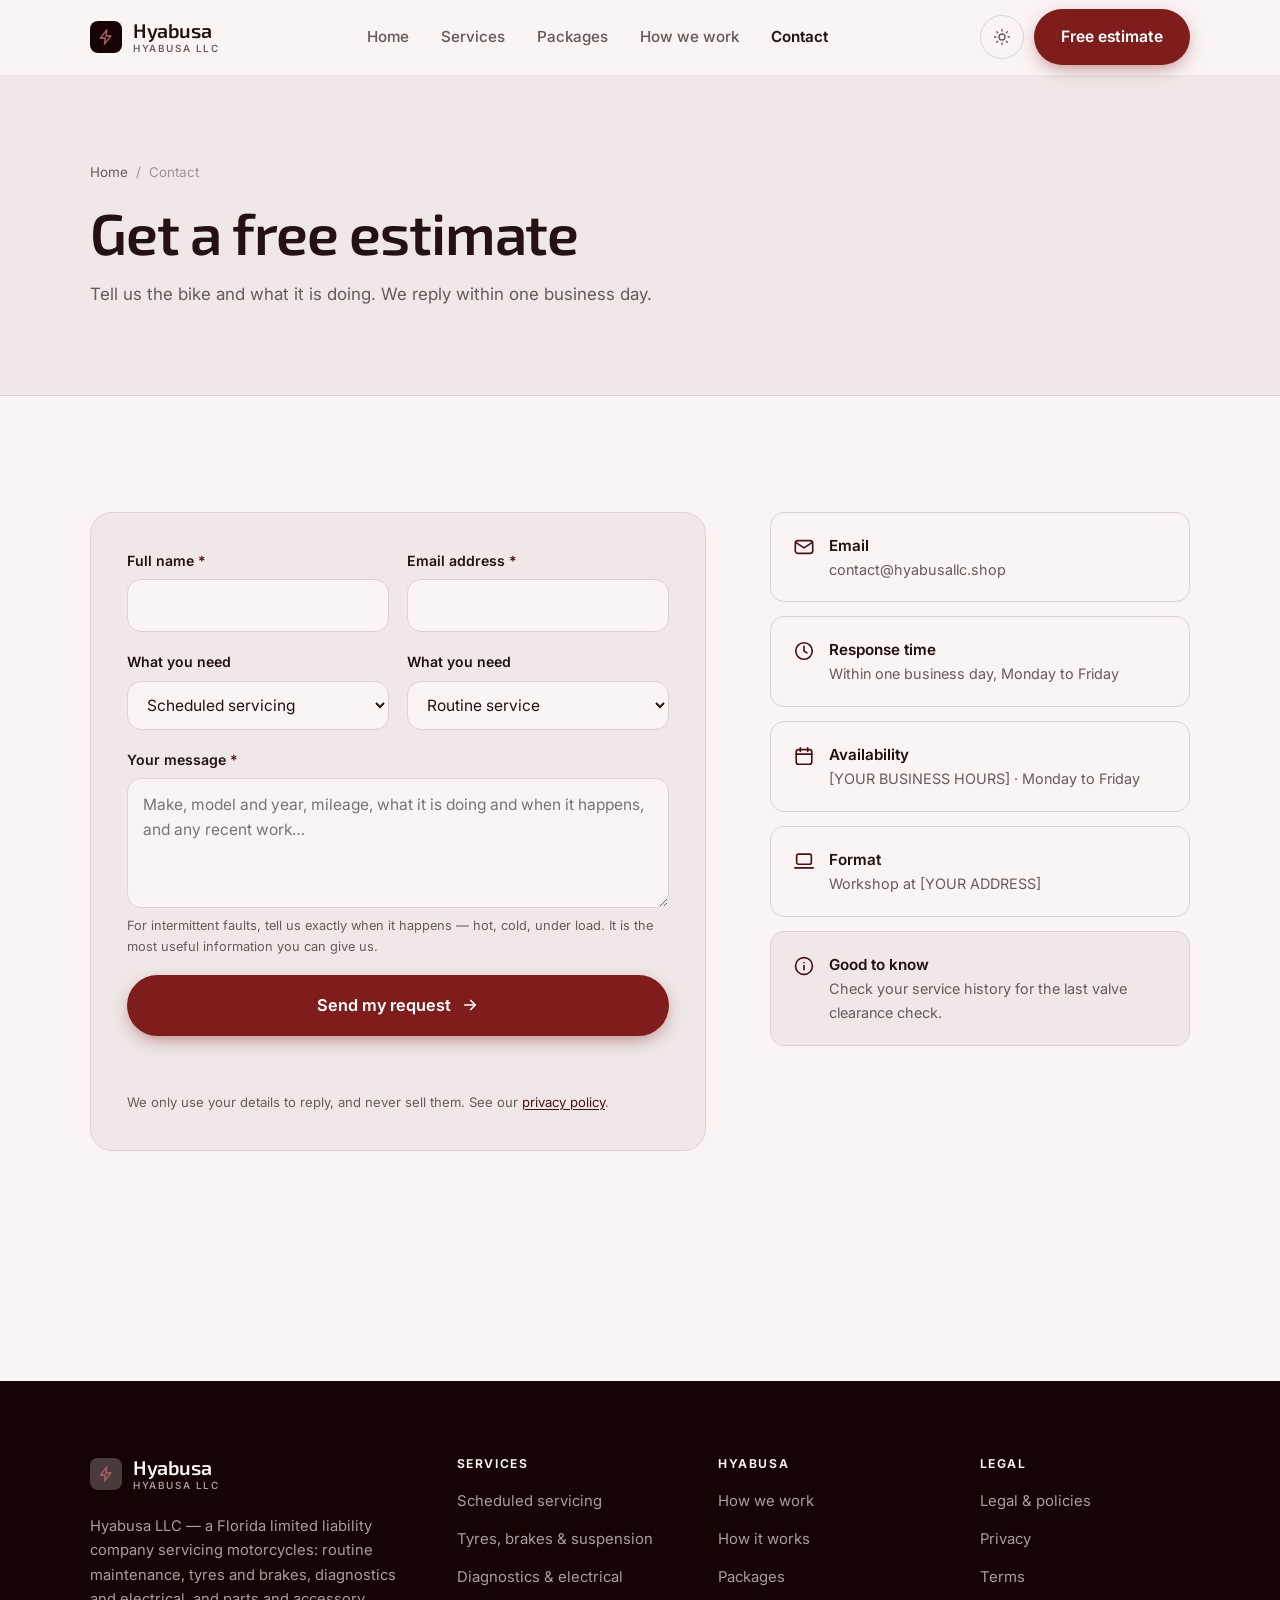
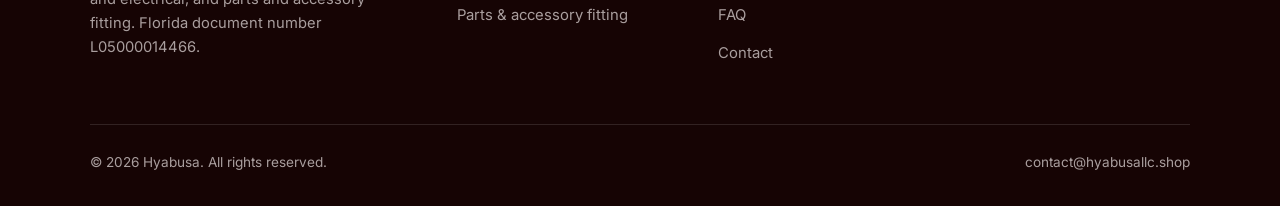
<file: contact.html>
<!DOCTYPE html>
<html lang="en" class="no-js">
<head>
<meta charset="utf-8">
<meta name="viewport" content="width=device-width, initial-scale=1">
<title>Contact — Hyabusa</title>
<meta name="description" content="Contact Hyabusa LLC about your motorcycle. We reply within one business day.">
<link rel="canonical" href="https://hyabusallc.shop/contact.html">

<meta property="og:type" content="website">
<meta property="og:url" content="https://hyabusallc.shop/contact.html">
<meta property="og:site_name" content="Hyabusa">
<meta property="og:locale" content="en_US">
<meta property="og:title" content="Contact — Hyabusa">
<meta property="og:description" content="Contact Hyabusa LLC about your motorcycle. We reply within one business day.">
<meta name="theme-color" content="#160404">

<link rel="icon" href="assets/img/favicon.svg" type="image/svg+xml">
<link rel="preconnect" href="https://fonts.googleapis.com">
<link rel="preconnect" href="https://fonts.gstatic.com" crossorigin>
<link rel="stylesheet" href="https://fonts.googleapis.com/css2?family=Exo+2:wght@400;500;600;700&family=Inter:wght@400..700&display=swap">
<link rel="stylesheet" href="assets/css/style.css">

<!-- Thème appliqué avant le premier rendu (évite le flash) -->
<script>
document.documentElement.classList.remove('no-js');
(function(){try{var t=localStorage.getItem('site-theme');if(t){document.documentElement.setAttribute('data-theme',t);}}catch(e){}})();
</script>
</head>

<body>
<a class="skip-link" href="#main">Skip to main content</a>

<header class="site-header">
  <nav class="wrap nav" aria-label="Main navigation">
    <a class="brand" href="index.html">
      <svg class="brand__mark" viewBox="0 0 64 64" aria-hidden="true">
        <rect class="bm-bg" width="64" height="64" rx="16"/>
        <g class="bm-ic" transform="translate(14 14) scale(1.5)" fill="none" stroke-width="2.1" stroke-linecap="round" stroke-linejoin="round"><path d="M13 2.5 4.5 13.5H11l-1 8 8.5-11H12z"/></g>
      </svg>
      <span>Hyabusa<span class="brand__sub">Hyabusa LLC</span></span>
    </a>

    <ul class="nav__links" id="nav-links">
      <li><a href="index.html">Home</a></li>
      <li><a href="programs.html">Services</a></li>
      <li><a href="index.html#pricing">Packages</a></li>
      <li><a href="about.html">How we work</a></li>
      <li><a href="contact.html" aria-current="page">Contact</a></li>
      <li><a class="btn btn--primary" href="contact.html">Free estimate</a></li>
    </ul>

    <div class="nav__cta">
      <button class="theme-toggle" type="button" aria-label="Switch to dark theme">
        <svg class="icon-sun" viewBox="0 0 24 24" fill="none" stroke="currentColor" stroke-width="1.8" stroke-linecap="round" aria-hidden="true"><circle cx="12" cy="12" r="4"/><path d="M12 2v2m0 16v2M2 12h2m16 0h2M4.9 4.9l1.4 1.4m11.4 11.4 1.4 1.4M19.1 4.9l-1.4 1.4M6.3 17.7l-1.4 1.4"/></svg>
        <svg class="icon-moon" viewBox="0 0 24 24" fill="none" stroke="currentColor" stroke-width="1.8" stroke-linecap="round" stroke-linejoin="round" aria-hidden="true"><path d="M21 12.8A9 9 0 1 1 11.2 3a7 7 0 0 0 9.8 9.8z"/></svg>
      </button>
      <a class="btn btn--primary" href="contact.html">Free estimate</a>
      <button class="nav__toggle" type="button" aria-expanded="false" aria-controls="nav-links" aria-label="Open menu">
        <svg class="icon-open" viewBox="0 0 24 24" fill="none" stroke="currentColor" stroke-width="2" stroke-linecap="round" aria-hidden="true"><path d="M3 6h18M3 12h18M3 18h18"/></svg>
        <svg class="icon-close" viewBox="0 0 24 24" fill="none" stroke="currentColor" stroke-width="2" stroke-linecap="round" aria-hidden="true"><path d="M6 6l12 12M18 6L6 18"/></svg>
      </button>
    </div>
  </nav>
</header>

<main id="main">

<section class="page-head">
  <div class="wrap">
    <nav class="breadcrumb" aria-label="Breadcrumb">
      <a href="index.html">Home</a><span>/</span><span aria-current="page">Contact</span>
    </nav>
    <h1>Get a free estimate</h1>
    <p>Tell us the bike and what it is doing. We reply within one business day.</p>
  </div>
</section>

<section class="section wrap">
  <div class="form-layout">

    <!--
      FORM: the action attribute holds a placeholder id. Create a free form at
      https://formspree.io and replace VOTRE_ID_FORMSPREE. Until then, the button
      opens the visitor's email app with a pre-filled message to contact@hyabusallc.shop.
    -->
    <form class="form" id="contact-form" action="https://formspree.io/f/VOTRE_ID_FORMSPREE" method="POST"
          data-email="contact@hyabusallc.shop" data-subject="Service enquiry"
          data-msg-mail="Your email app will open with the message ready to send." data-msg-sending="Sending…"
          data-msg-ok="Thanks! Your message is on its way. We reply within one business day." data-msg-err="Sending failed. Please email us directly at">
      <div class="form__row">
        <div class="field">
          <label for="nom">Full name <span class="req" aria-hidden="true">*</span></label>
          <input type="text" id="nom" name="nom" autocomplete="name" required>
        </div>
        <div class="field">
          <label for="email">Email address <span class="req" aria-hidden="true">*</span></label>
          <input type="email" id="email" name="email" autocomplete="email" required>
        </div>
      </div>

      <div class="form__row">
        <div class="field">
          <label for="programme">What you need</label>
          <select id="programme" name="programme">
            <option>Scheduled servicing</option>
            <option>Tyres, brakes &amp; suspension</option>
            <option>Diagnostics &amp; electrical</option>
            <option>Parts &amp; accessory fitting</option>
            <option>Not sure yet</option>
          </select>
        </div>
        <div class="field">
          <label for="niveau">What you need</label>
          <select id="niveau" name="niveau">
            <option>Routine service</option>
            <option>Something is wrong</option>
            <option>Tyres or brakes</option>
            <option>Parts or accessory fitting</option>
          </select>
        </div>
      </div>

      <div class="field">
        <label for="message">Your message <span class="req" aria-hidden="true">*</span></label>
        <textarea id="message" name="message" required placeholder="Make, model and year, mileage, what it is doing and when it happens, and any recent work…"></textarea>
        <span class="field__hint">For intermittent faults, tell us exactly when it happens — hot, cold, under load. It is the most useful information you can give us.</span>
      </div>

      <!-- Bot trap: hidden from humans -->
      <div class="visually-hidden" aria-hidden="true">
        <label for="site-web">Leave this field empty</label>
        <input type="text" id="site-web" name="_gotcha" tabindex="-1" autocomplete="off">
      </div>

      <button class="btn btn--primary btn--lg" type="submit">Send my request <svg viewBox="0 0 24 24" fill="none" stroke="currentColor" stroke-width="2.2" stroke-linecap="round" stroke-linejoin="round" aria-hidden="true"><path d="M5 12h14M13 6l6 6-6 6"/></svg></button>

      <p id="form-status" class="form__status" role="status" aria-live="polite"></p>

      <p class="form__note">
        We only use your details to reply, and never sell them. See our <a href="legal.html#privacy">privacy policy</a>.
      </p>
    </form>

    <aside class="contact-aside">
      <div class="contact-card">
        <svg viewBox="0 0 24 24" fill="none" stroke="currentColor" stroke-width="1.8" stroke-linecap="round" stroke-linejoin="round" aria-hidden="true"><rect x="2.5" y="5" width="19" height="14" rx="3"/><path d="M3 7l9 6 9-6"/></svg>
        <div><b>Email</b><a href="mailto:contact@hyabusallc.shop">contact@hyabusallc.shop</a></div>
      </div>
      <div class="contact-card">
        <svg viewBox="0 0 24 24" fill="none" stroke="currentColor" stroke-width="1.8" stroke-linecap="round" stroke-linejoin="round" aria-hidden="true"><circle cx="12" cy="12" r="9"/><path d="M12 7v5l3.2 2"/></svg>
        <div><b>Response time</b><span>Within one business day, Monday to Friday</span></div>
      </div>
      <div class="contact-card">
        <svg viewBox="0 0 24 24" fill="none" stroke="currentColor" stroke-width="1.8" stroke-linecap="round" stroke-linejoin="round" aria-hidden="true"><rect x="3.5" y="5" width="17" height="16" rx="2.5"/><path d="M8 3v4M16 3v4M3.5 10h17"/></svg>
        <div><b>Availability</b><span>[YOUR BUSINESS HOURS] · Monday to Friday</span></div>
      </div>
      <div class="contact-card">
        <svg viewBox="0 0 24 24" fill="none" stroke="currentColor" stroke-width="1.8" stroke-linecap="round" stroke-linejoin="round" aria-hidden="true"><rect x="4" y="4.5" width="16" height="11" rx="2"/><path d="M2 19.5h20"/></svg>
        <div><b>Format</b><span>Workshop at [YOUR ADDRESS]</span></div>
      </div>
      <div class="contact-card contact-card--soft">
        <svg viewBox="0 0 24 24" fill="none" stroke="currentColor" stroke-width="1.8" stroke-linecap="round" stroke-linejoin="round" aria-hidden="true"><circle cx="12" cy="12" r="9.2"/><path d="M12 16v-4.5M12 8.2v.1"/></svg>
        <div><b>Good to know</b><span>Check your service history for the last valve clearance check.</span></div>
      </div>
    </aside>

  </div>
</section>

</main>

<footer class="site-footer">
  <div class="wrap">
    <div class="footer__grid">
      <div class="footer__brand">
        <a class="brand" href="index.html">
          <svg class="brand__mark" viewBox="0 0 64 64" aria-hidden="true">
        <rect class="bm-bg" width="64" height="64" rx="16"/>
        <g class="bm-ic" transform="translate(14 14) scale(1.5)" fill="none" stroke-width="2.1" stroke-linecap="round" stroke-linejoin="round"><path d="M13 2.5 4.5 13.5H11l-1 8 8.5-11H12z"/></g>
      </svg>
          <span>Hyabusa<span class="brand__sub">Hyabusa LLC</span></span>
        </a>
        <p>Hyabusa LLC — a Florida limited liability company servicing motorcycles: routine maintenance, tyres and brakes, diagnostics and electrical, and parts and accessory fitting. Florida document number L05000014466.</p>
      </div>

      <div class="footer__col">
        <h4>Services</h4>
        <ul>
          <li><a href="programs.html#service">Scheduled servicing</a></li>
          <li><a href="programs.html#tyres">Tyres, brakes &amp; suspension</a></li>
          <li><a href="programs.html#diagnostics">Diagnostics &amp; electrical</a></li>
          <li><a href="programs.html#parts">Parts &amp; accessory fitting</a></li>
        </ul>
      </div>

      <div class="footer__col">
        <h4>Hyabusa</h4>
        <ul>
          <li><a href="about.html">How we work</a></li>
          <li><a href="index.html#how-it-works">How it works</a></li>
          <li><a href="index.html#pricing">Packages</a></li>
          <li><a href="index.html#faq">FAQ</a></li>
          <li><a href="contact.html">Contact</a></li>
        </ul>
      </div>

      <div class="footer__col">
        <h4>Legal</h4>
        <ul>
          <li><a href="legal.html">Legal &amp; policies</a></li>
          <li><a href="legal.html#privacy">Privacy</a></li>
          <li><a href="legal.html#terms">Terms</a></li>
        </ul>
      </div>
    </div>

    <div class="footer__bottom">
      <p>© <span data-year>2026</span> Hyabusa. All rights reserved.</p>
      <p><a href="mailto:contact@hyabusallc.shop">contact@hyabusallc.shop</a></p>
    </div>
  </div>
</footer>

<script src="assets/js/main.js" defer></script>
</body>
</html>
</file>
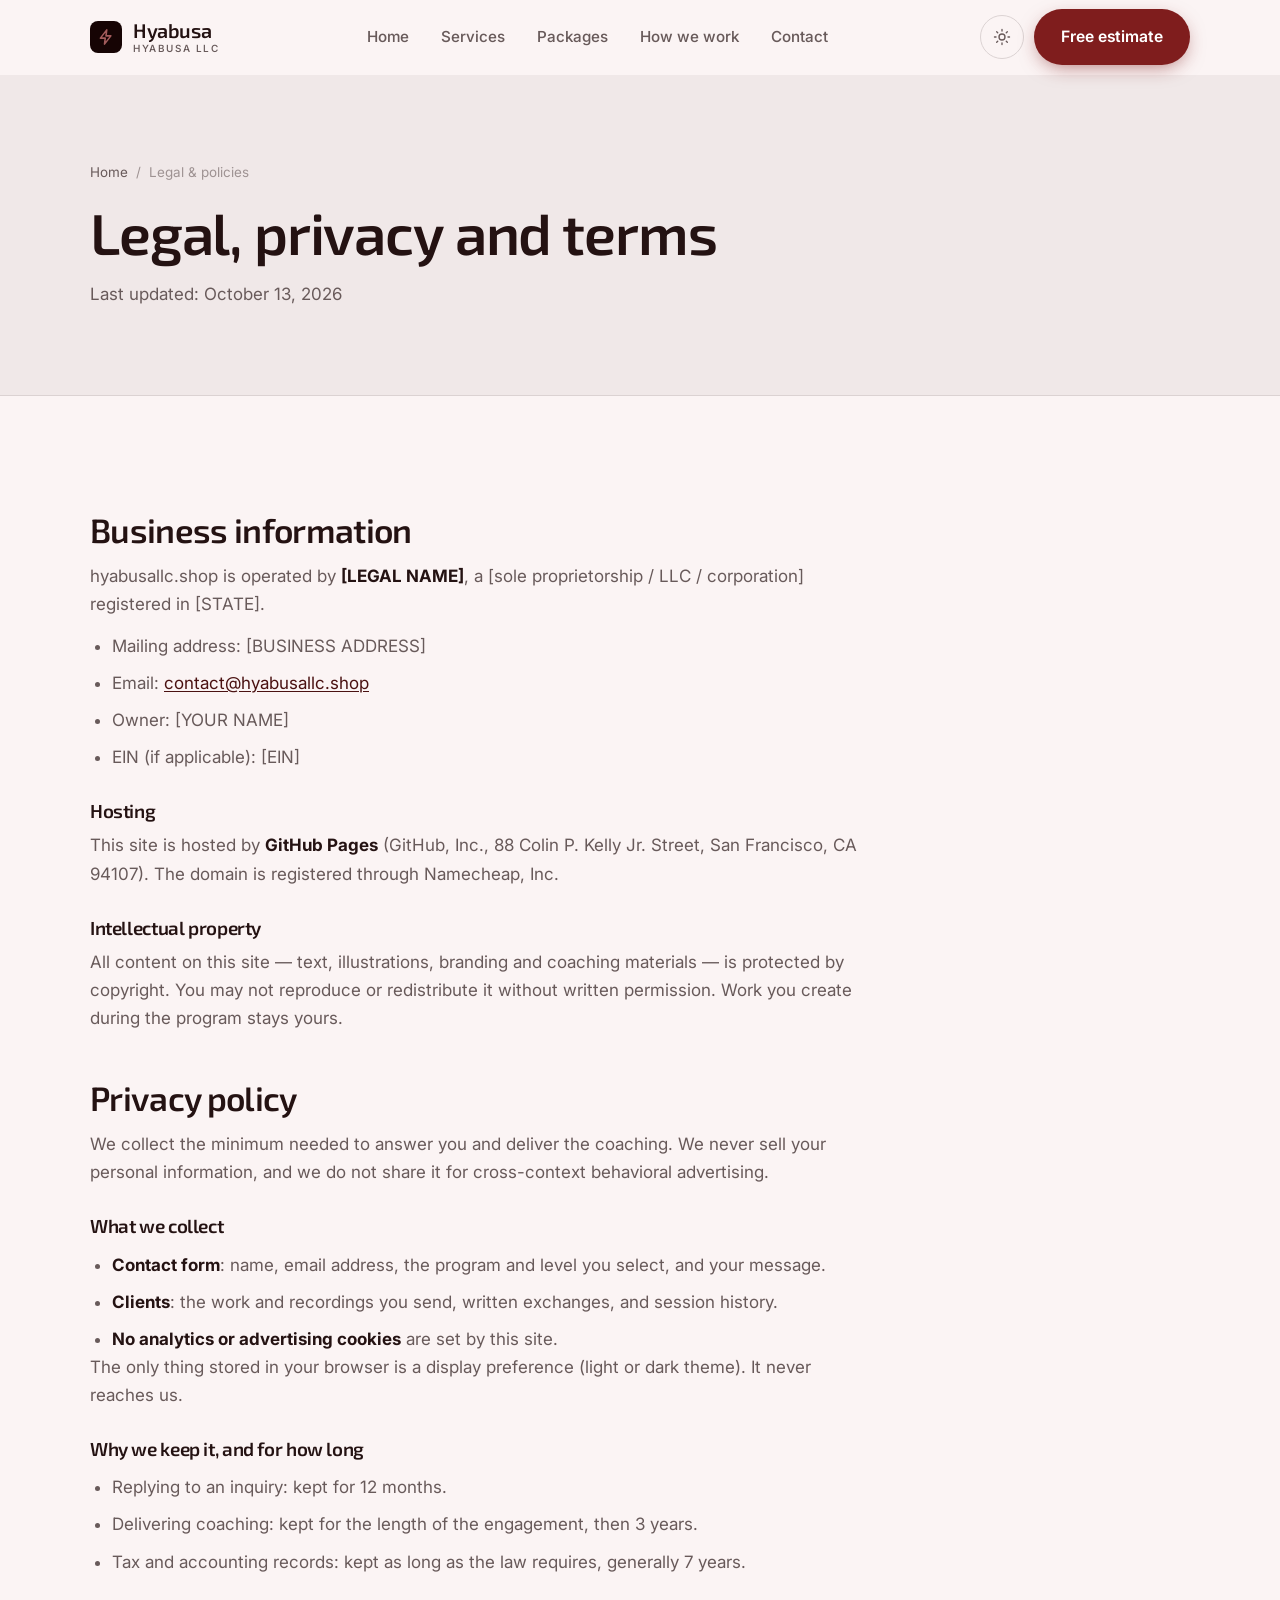
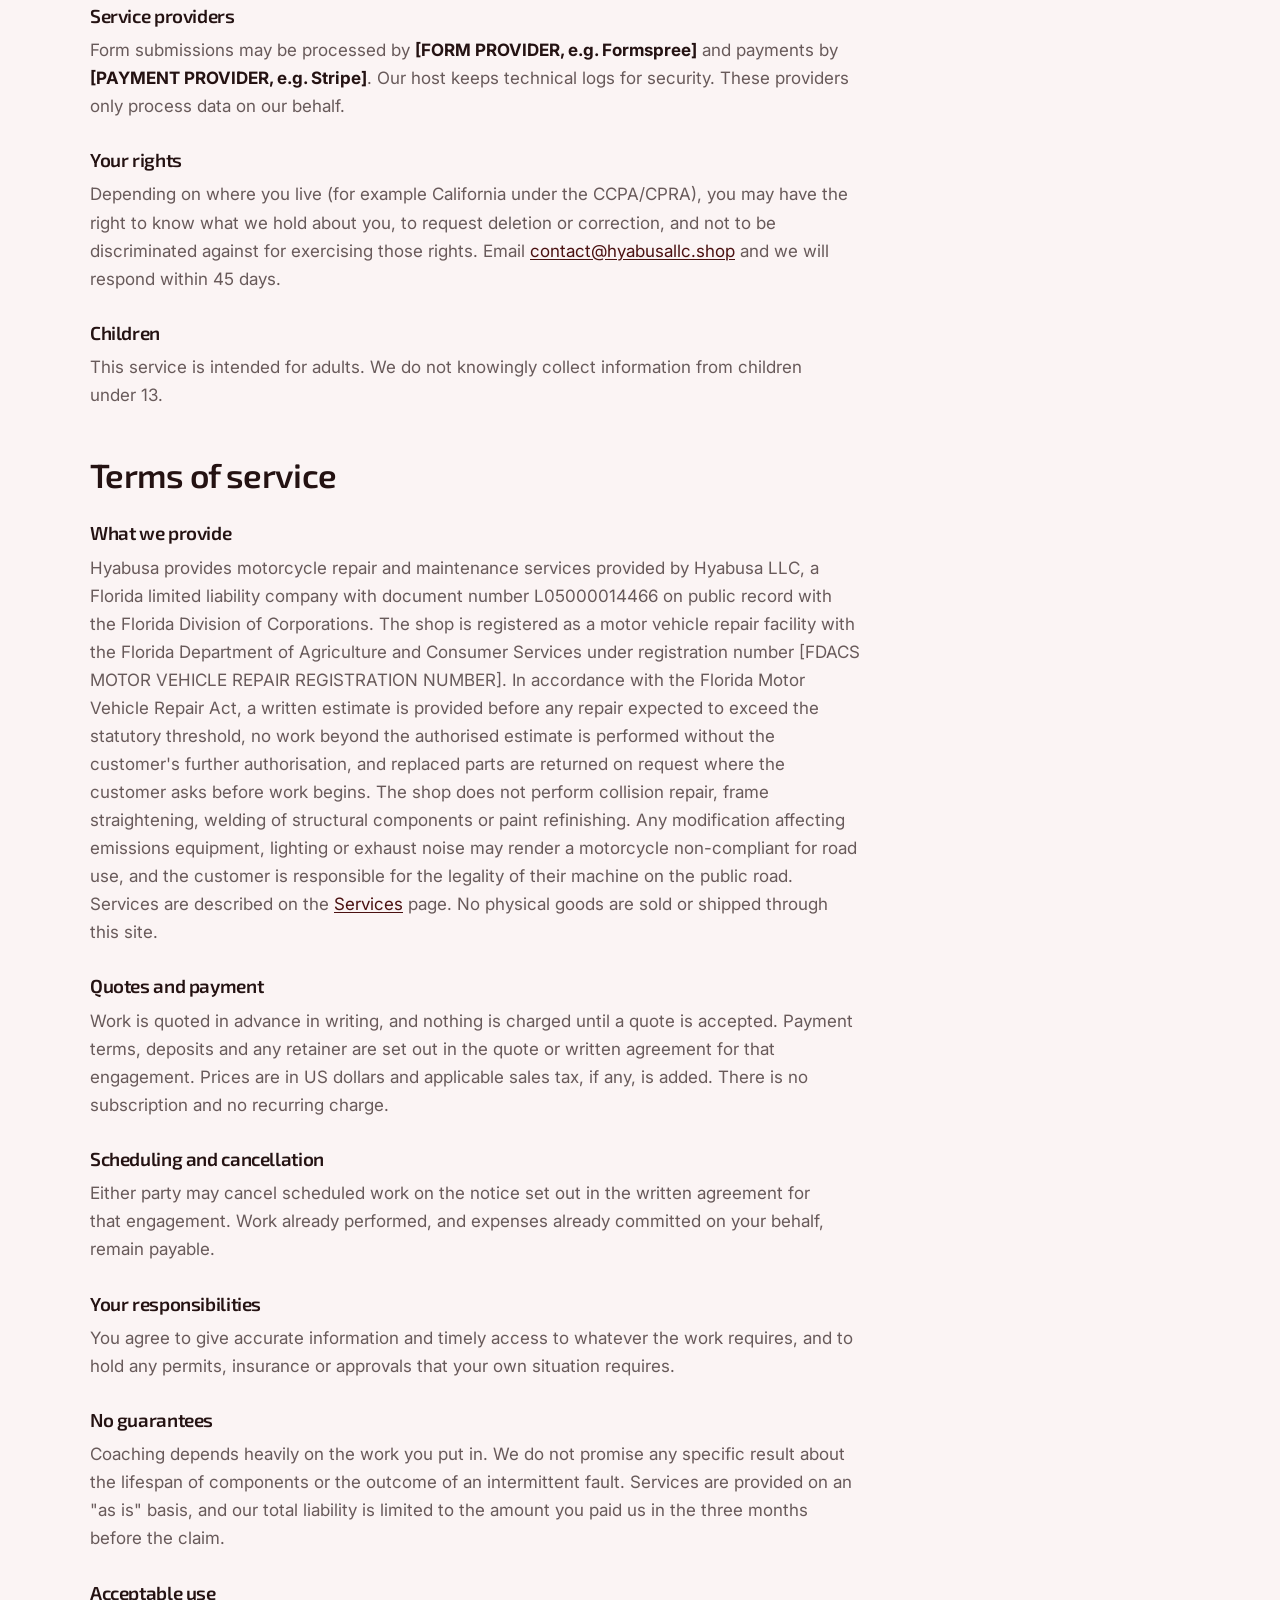
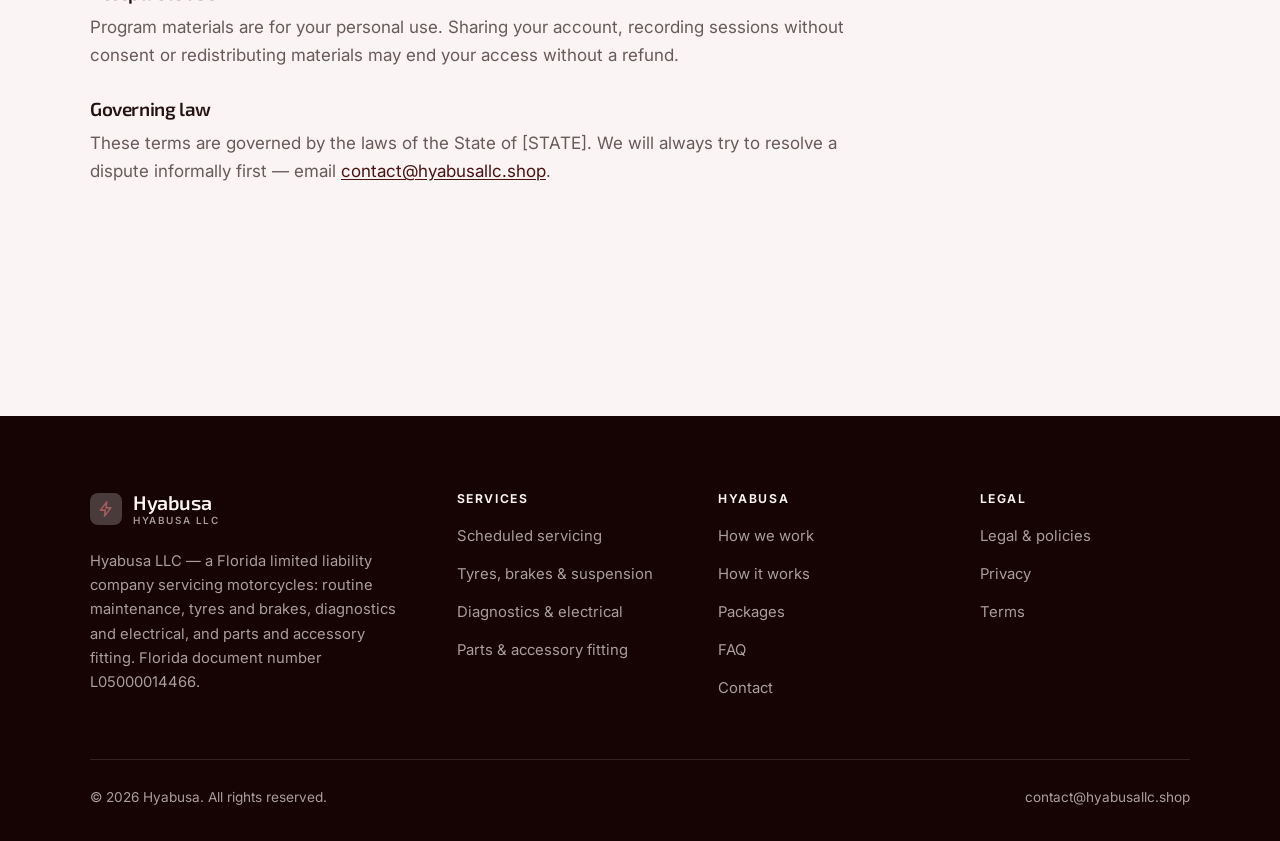
<file: legal.html>
<!DOCTYPE html>
<html lang="en" class="no-js">
<head>
<meta charset="utf-8">
<meta name="viewport" content="width=device-width, initial-scale=1">
<title>Legal, privacy and terms — Hyabusa</title>
<meta name="description" content="Business information, privacy policy and terms of service for Hyabusa.">
<meta name="robots" content="noindex">

<meta property="og:type" content="website">
<meta property="og:url" content="https://hyabusallc.shop/legal.html">
<meta property="og:site_name" content="Hyabusa">
<meta property="og:locale" content="en_US">
<meta property="og:title" content="Legal, privacy and terms — Hyabusa">
<meta property="og:description" content="Business information, privacy policy and terms of service for Hyabusa.">
<meta name="theme-color" content="#160404">

<link rel="icon" href="assets/img/favicon.svg" type="image/svg+xml">
<link rel="preconnect" href="https://fonts.googleapis.com">
<link rel="preconnect" href="https://fonts.gstatic.com" crossorigin>
<link rel="stylesheet" href="https://fonts.googleapis.com/css2?family=Exo+2:wght@400;500;600;700&family=Inter:wght@400..700&display=swap">
<link rel="stylesheet" href="assets/css/style.css">

<!-- Thème appliqué avant le premier rendu (évite le flash) -->
<script>
document.documentElement.classList.remove('no-js');
(function(){try{var t=localStorage.getItem('site-theme');if(t){document.documentElement.setAttribute('data-theme',t);}}catch(e){}})();
</script>
</head>

<body>
<a class="skip-link" href="#main">Skip to main content</a>

<header class="site-header">
  <nav class="wrap nav" aria-label="Main navigation">
    <a class="brand" href="index.html">
      <svg class="brand__mark" viewBox="0 0 64 64" aria-hidden="true">
        <rect class="bm-bg" width="64" height="64" rx="16"/>
        <g class="bm-ic" transform="translate(14 14) scale(1.5)" fill="none" stroke-width="2.1" stroke-linecap="round" stroke-linejoin="round"><path d="M13 2.5 4.5 13.5H11l-1 8 8.5-11H12z"/></g>
      </svg>
      <span>Hyabusa<span class="brand__sub">Hyabusa LLC</span></span>
    </a>

    <ul class="nav__links" id="nav-links">
      <li><a href="index.html">Home</a></li>
      <li><a href="programs.html">Services</a></li>
      <li><a href="index.html#pricing">Packages</a></li>
      <li><a href="about.html">How we work</a></li>
      <li><a href="contact.html">Contact</a></li>
      <li><a class="btn btn--primary" href="contact.html">Free estimate</a></li>
    </ul>

    <div class="nav__cta">
      <button class="theme-toggle" type="button" aria-label="Switch to dark theme">
        <svg class="icon-sun" viewBox="0 0 24 24" fill="none" stroke="currentColor" stroke-width="1.8" stroke-linecap="round" aria-hidden="true"><circle cx="12" cy="12" r="4"/><path d="M12 2v2m0 16v2M2 12h2m16 0h2M4.9 4.9l1.4 1.4m11.4 11.4 1.4 1.4M19.1 4.9l-1.4 1.4M6.3 17.7l-1.4 1.4"/></svg>
        <svg class="icon-moon" viewBox="0 0 24 24" fill="none" stroke="currentColor" stroke-width="1.8" stroke-linecap="round" stroke-linejoin="round" aria-hidden="true"><path d="M21 12.8A9 9 0 1 1 11.2 3a7 7 0 0 0 9.8 9.8z"/></svg>
      </button>
      <a class="btn btn--primary" href="contact.html">Free estimate</a>
      <button class="nav__toggle" type="button" aria-expanded="false" aria-controls="nav-links" aria-label="Open menu">
        <svg class="icon-open" viewBox="0 0 24 24" fill="none" stroke="currentColor" stroke-width="2" stroke-linecap="round" aria-hidden="true"><path d="M3 6h18M3 12h18M3 18h18"/></svg>
        <svg class="icon-close" viewBox="0 0 24 24" fill="none" stroke="currentColor" stroke-width="2" stroke-linecap="round" aria-hidden="true"><path d="M6 6l12 12M18 6L6 18"/></svg>
      </button>
    </div>
  </nav>
</header>

<main id="main">

<section class="page-head">
  <div class="wrap">
    <nav class="breadcrumb" aria-label="Breadcrumb">
      <a href="index.html">Home</a><span>/</span><span aria-current="page">Legal &amp; policies</span>
    </nav>
    <h1>Legal, privacy and terms</h1>
    <p>Last updated: <time datetime="2026-10-13">October 13, 2026</time></p>
  </div>
</section>

<section class="section wrap">
  <div class="prose">

    <!--
      TO DO: this is a skeleton, not legal advice. Replace every [BRACKET] with
      your real details before selling, and have a lawyer review it if you can.
      Consumer protection rules differ by state.
    -->

    <h2 id="business">Business information</h2>
    <p>
      hyabusallc.shop is operated by <strong>[LEGAL NAME]</strong>, a [sole proprietorship / LLC / corporation]
      registered in [STATE].
    </p>
    <ul>
      <li>Mailing address: [BUSINESS ADDRESS]</li>
      <li>Email: <a href="mailto:contact@hyabusallc.shop">contact@hyabusallc.shop</a></li>
      <li>Owner: [YOUR NAME]</li>
      <li>EIN (if applicable): [EIN]</li>
    </ul>

    <h3>Hosting</h3>
    <p>
      This site is hosted by <strong>GitHub Pages</strong> (GitHub, Inc., 88 Colin P. Kelly Jr. Street,
      San Francisco, CA 94107). The domain is registered through Namecheap, Inc.
    </p>

    <h3>Intellectual property</h3>
    <p>
      All content on this site — text, illustrations, branding and coaching materials — is protected by
      copyright. You may not reproduce or redistribute it without written permission. Work you create during
      the program stays yours.
    </p>

    <h2 id="privacy">Privacy policy</h2>
    <p>
      We collect the minimum needed to answer you and deliver the coaching. We never sell your personal
      information, and we do not share it for cross-context behavioral advertising.
    </p>
    <h3>What we collect</h3>
    <ul>
      <li><strong>Contact form</strong>: name, email address, the program and level you select, and your message.</li>
      <li><strong>Clients</strong>: the work and recordings you send, written exchanges, and session history.</li>
      <li><strong>No analytics or advertising cookies</strong> are set by this site.</li>
    </ul>
    <p>
      The only thing stored in your browser is a display preference (light or dark theme). It never reaches us.
    </p>
    <h3>Why we keep it, and for how long</h3>
    <ul>
      <li>Replying to an inquiry: kept for 12 months.</li>
      <li>Delivering coaching: kept for the length of the engagement, then 3 years.</li>
      <li>Tax and accounting records: kept as long as the law requires, generally 7 years.</li>
    </ul>
    <h3>Service providers</h3>
    <p>
      Form submissions may be processed by <strong>[FORM PROVIDER, e.g. Formspree]</strong> and payments by
      <strong>[PAYMENT PROVIDER, e.g. Stripe]</strong>. Our host keeps technical logs for security. These
      providers only process data on our behalf.
    </p>
    <h3>Your rights</h3>
    <p>
      Depending on where you live (for example California under the CCPA/CPRA), you may have the right to
      know what we hold about you, to request deletion or correction, and not to be discriminated against for
      exercising those rights. Email <a href="mailto:contact@hyabusallc.shop">contact@hyabusallc.shop</a> and we will respond within 45 days.
    </p>
    <h3>Children</h3>
    <p>
      This service is intended for adults. We do not knowingly collect information from children under 13.
    </p>

    <h2 id="terms">Terms of service</h2>
    <h3>What we provide</h3>
    <p>
      Hyabusa provides motorcycle repair and maintenance services provided by Hyabusa LLC, a Florida limited liability company with document number L05000014466 on public record with the Florida Division of Corporations. The shop is registered as a motor vehicle repair facility with the Florida Department of Agriculture and Consumer Services under registration number [FDACS MOTOR VEHICLE REPAIR REGISTRATION NUMBER]. In accordance with the Florida Motor Vehicle Repair Act, a written estimate is provided before any repair expected to exceed the statutory threshold, no work beyond the authorised estimate is performed without the customer's further authorisation, and replaced parts are returned on request where the customer asks before work begins. The shop does not perform collision repair, frame straightening, welding of structural components or paint refinishing. Any modification affecting emissions equipment, lighting or exhaust noise may render a motorcycle non-compliant for road use, and the customer is responsible for the legality of their machine on the public road. Services are described on the
      <a href="programs.html">Services</a> page. No physical goods are sold or shipped through this site.
    </p>
    <h3>Quotes and payment</h3>
    <p>
      Work is quoted in advance in writing, and nothing is charged until a quote is accepted. Payment terms,
      deposits and any retainer are set out in the quote or written agreement for that engagement. Prices are in
      US dollars and applicable sales tax, if any, is added. There is no subscription and no recurring charge.
    </p>
    <h3>Scheduling and cancellation</h3>
    <p>
      Either party may cancel scheduled work on the notice set out in the written agreement for that engagement.
      Work already performed, and expenses already committed on your behalf, remain payable.
    </p>
    <h3>Your responsibilities</h3>
    <p>
      You agree to give accurate information and timely access to whatever the work requires, and to hold any
      permits, insurance or approvals that your own situation requires.
    </p>

    <h3>No guarantees</h3>
    <p>
      Coaching depends heavily on the work you put in. We do not promise any specific result
      about the lifespan of components or the outcome of an intermittent fault. Services are provided on an "as is" basis, and our total
      liability is limited to the amount you paid us in the three months before the claim.
    </p>
    <h3>Acceptable use</h3>
    <p>
      Program materials are for your personal use. Sharing your account, recording sessions without consent
      or redistributing materials may end your access without a refund.
    </p>
    <h3>Governing law</h3>
    <p>
      These terms are governed by the laws of the State of [STATE]. We will always try to resolve a dispute
      informally first — email <a href="mailto:contact@hyabusallc.shop">contact@hyabusallc.shop</a>.
    </p>

  </div>
</section>

</main>

<footer class="site-footer">
  <div class="wrap">
    <div class="footer__grid">
      <div class="footer__brand">
        <a class="brand" href="index.html">
          <svg class="brand__mark" viewBox="0 0 64 64" aria-hidden="true">
        <rect class="bm-bg" width="64" height="64" rx="16"/>
        <g class="bm-ic" transform="translate(14 14) scale(1.5)" fill="none" stroke-width="2.1" stroke-linecap="round" stroke-linejoin="round"><path d="M13 2.5 4.5 13.5H11l-1 8 8.5-11H12z"/></g>
      </svg>
          <span>Hyabusa<span class="brand__sub">Hyabusa LLC</span></span>
        </a>
        <p>Hyabusa LLC — a Florida limited liability company servicing motorcycles: routine maintenance, tyres and brakes, diagnostics and electrical, and parts and accessory fitting. Florida document number L05000014466.</p>
      </div>

      <div class="footer__col">
        <h4>Services</h4>
        <ul>
          <li><a href="programs.html#service">Scheduled servicing</a></li>
          <li><a href="programs.html#tyres">Tyres, brakes &amp; suspension</a></li>
          <li><a href="programs.html#diagnostics">Diagnostics &amp; electrical</a></li>
          <li><a href="programs.html#parts">Parts &amp; accessory fitting</a></li>
        </ul>
      </div>

      <div class="footer__col">
        <h4>Hyabusa</h4>
        <ul>
          <li><a href="about.html">How we work</a></li>
          <li><a href="index.html#how-it-works">How it works</a></li>
          <li><a href="index.html#pricing">Packages</a></li>
          <li><a href="index.html#faq">FAQ</a></li>
          <li><a href="contact.html">Contact</a></li>
        </ul>
      </div>

      <div class="footer__col">
        <h4>Legal</h4>
        <ul>
          <li><a href="legal.html">Legal &amp; policies</a></li>
          <li><a href="legal.html#privacy">Privacy</a></li>
          <li><a href="legal.html#terms">Terms</a></li>
        </ul>
      </div>
    </div>

    <div class="footer__bottom">
      <p>© <span data-year>2026</span> Hyabusa. All rights reserved.</p>
      <p><a href="mailto:contact@hyabusallc.shop">contact@hyabusallc.shop</a></p>
    </div>
  </div>
</footer>

<script src="assets/js/main.js" defer></script>
</body>
</html>
</file>
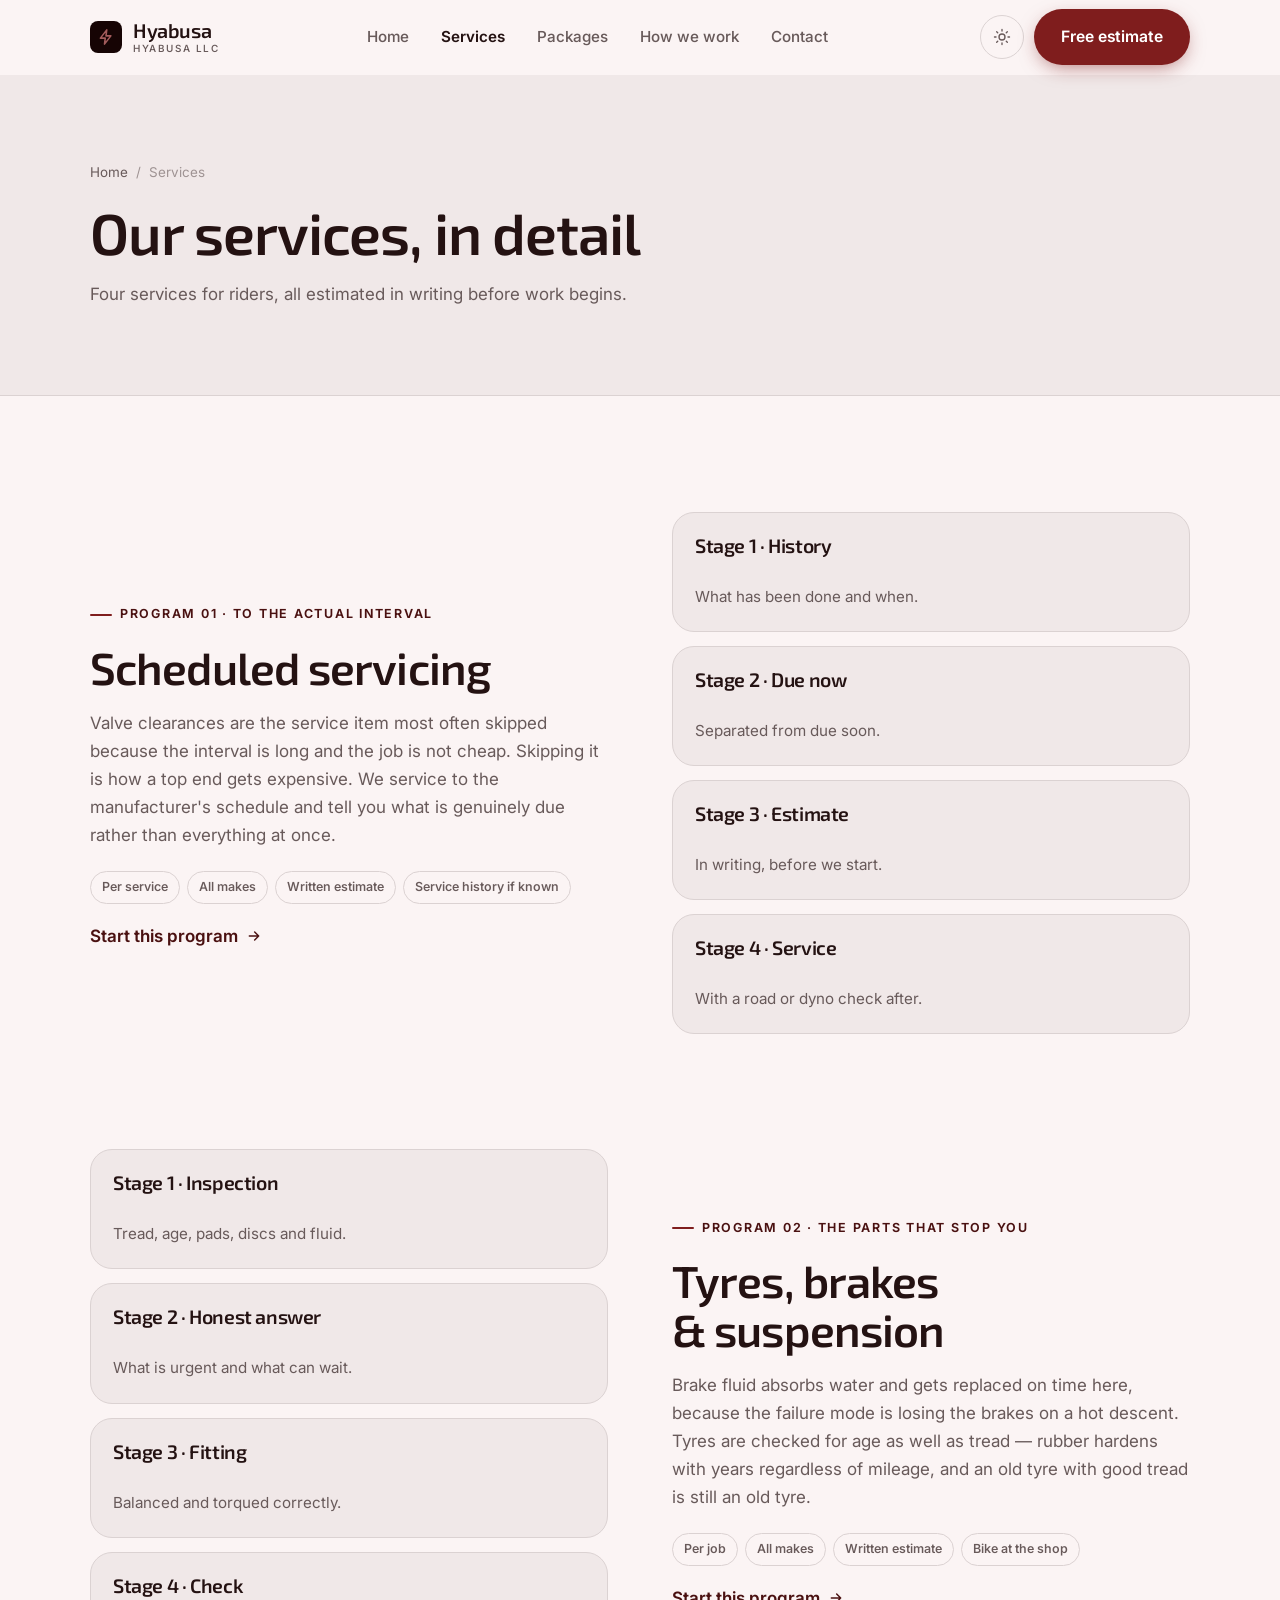
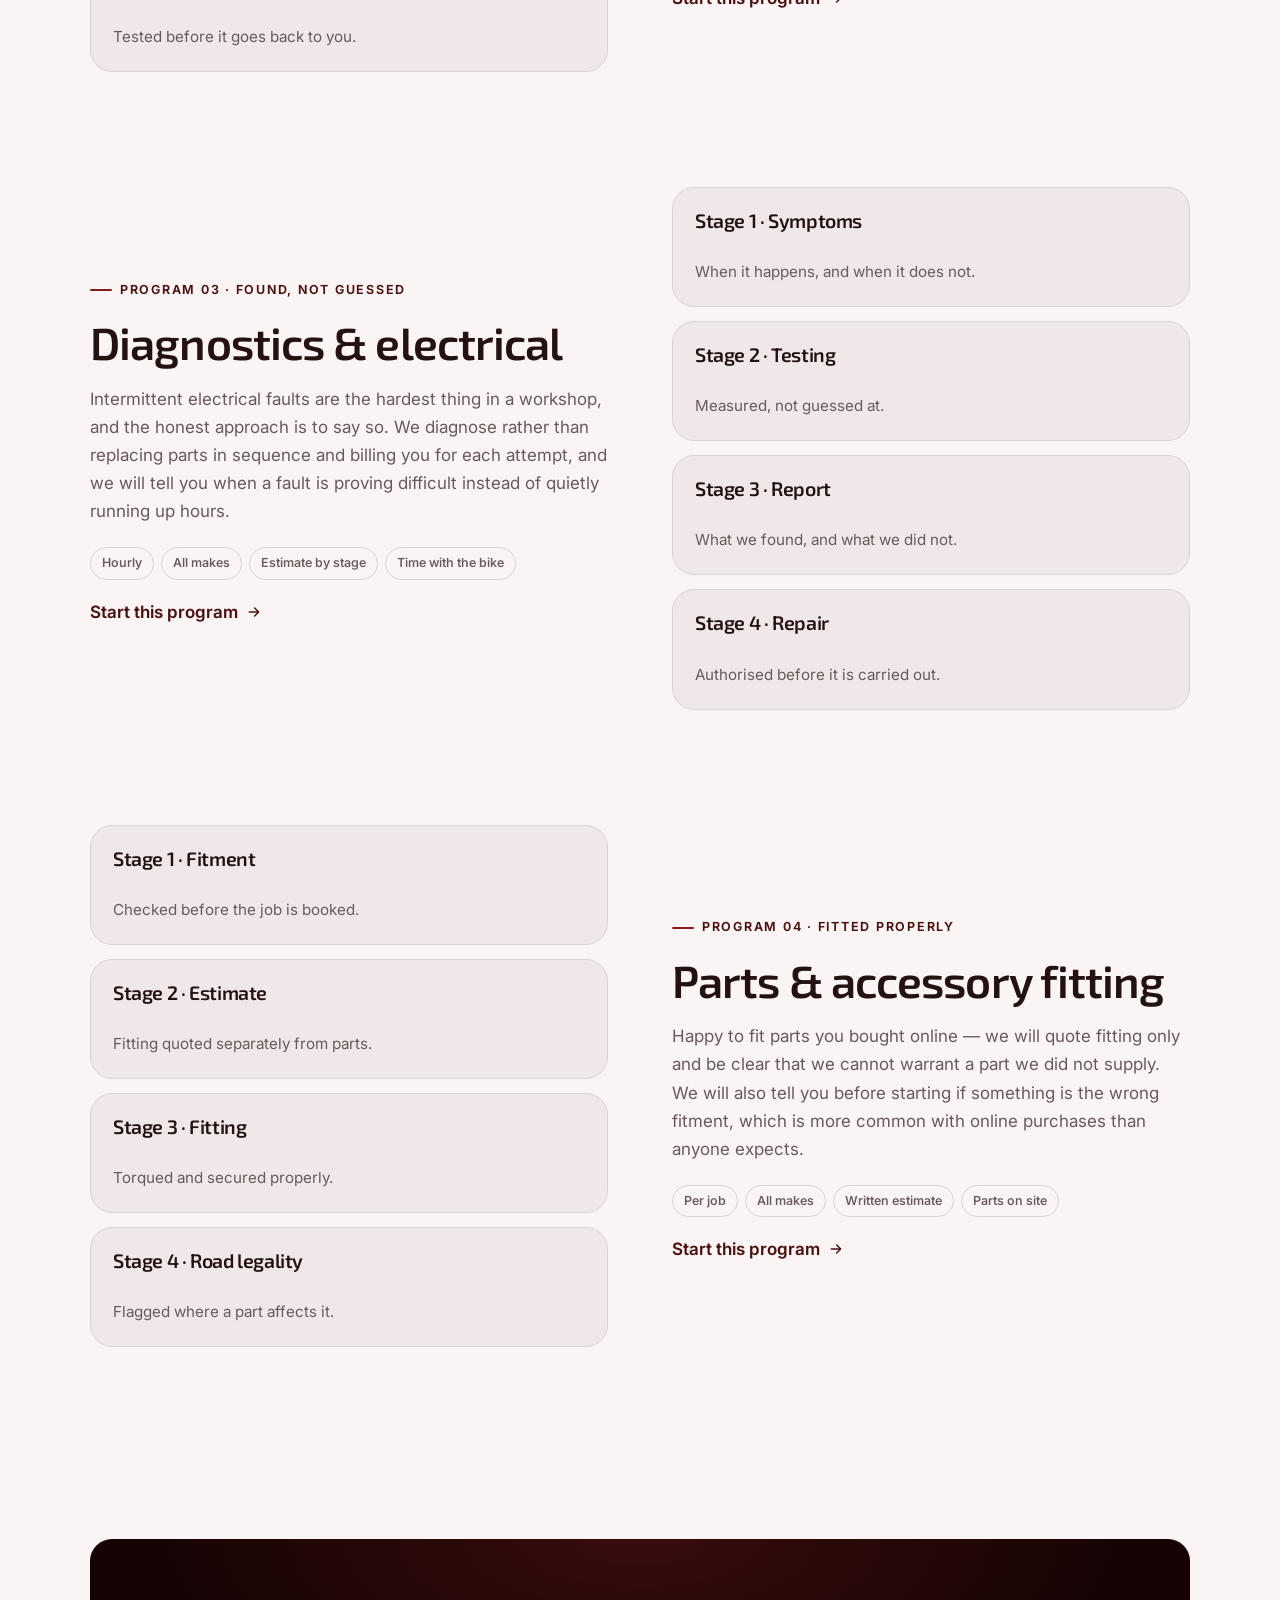
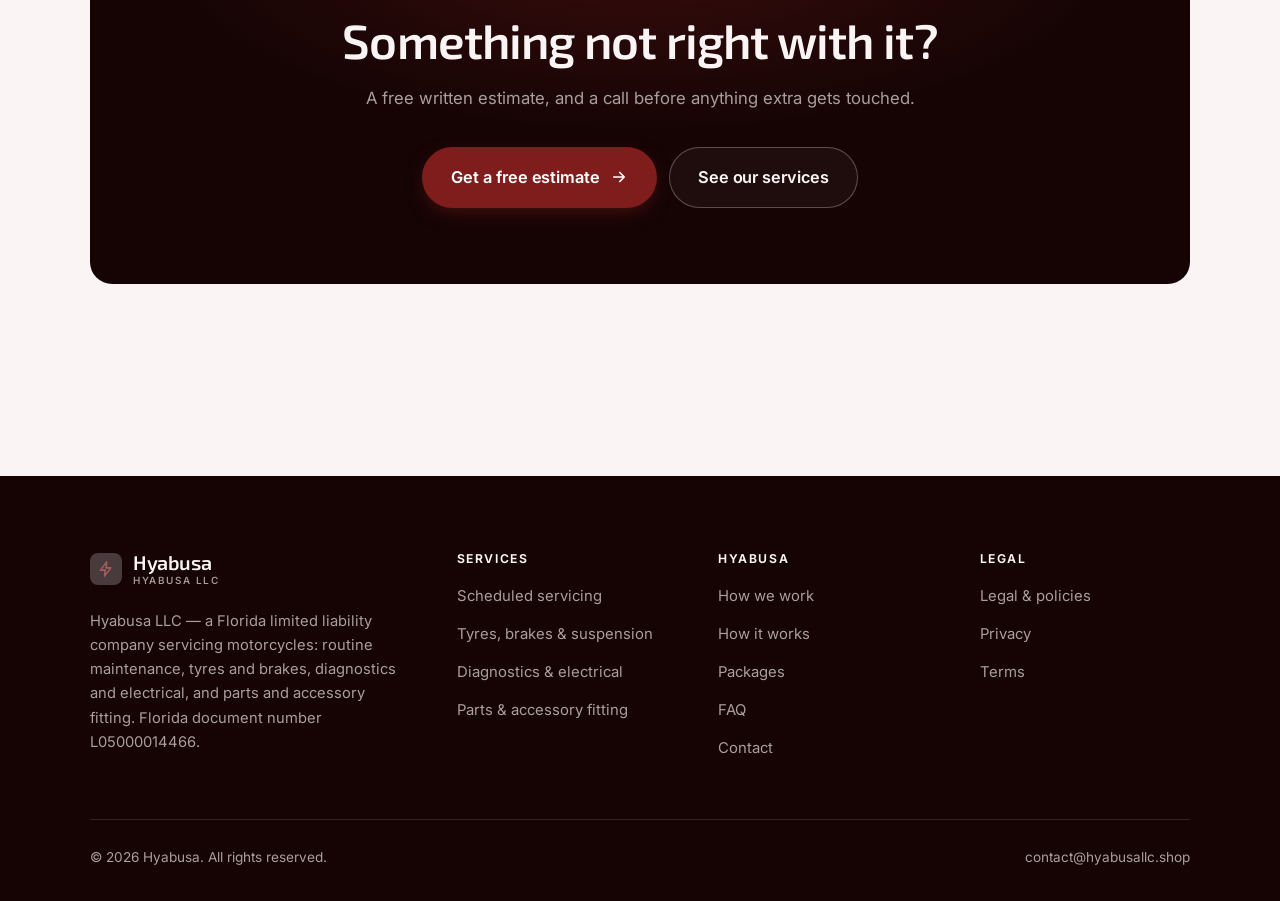
<file: programs.html>
<!DOCTYPE html>
<html lang="en" class="no-js">
<head>
<meta charset="utf-8">
<meta name="viewport" content="width=device-width, initial-scale=1">
<title>Services — Hyabusa</title>
<meta name="description" content="Services of Hyabusa LLC: scheduled servicing, tyres, brakes and suspension, diagnostics and electrical, and parts and accessory fitting.">
<link rel="canonical" href="https://hyabusallc.shop/programs.html">

<meta property="og:type" content="website">
<meta property="og:url" content="https://hyabusallc.shop/programs.html">
<meta property="og:site_name" content="Hyabusa">
<meta property="og:locale" content="en_US">
<meta property="og:title" content="Services — Hyabusa">
<meta property="og:description" content="Services of Hyabusa LLC: scheduled servicing, tyres, brakes and suspension, diagnostics and electrical, and parts and accessory fitting.">
<meta name="theme-color" content="#160404">

<link rel="icon" href="assets/img/favicon.svg" type="image/svg+xml">
<link rel="preconnect" href="https://fonts.googleapis.com">
<link rel="preconnect" href="https://fonts.gstatic.com" crossorigin>
<link rel="stylesheet" href="https://fonts.googleapis.com/css2?family=Exo+2:wght@400;500;600;700&family=Inter:wght@400..700&display=swap">
<link rel="stylesheet" href="assets/css/style.css">

<!-- Thème appliqué avant le premier rendu (évite le flash) -->
<script>
document.documentElement.classList.remove('no-js');
(function(){try{var t=localStorage.getItem('site-theme');if(t){document.documentElement.setAttribute('data-theme',t);}}catch(e){}})();
</script>
</head>

<body>
<a class="skip-link" href="#main">Skip to main content</a>

<header class="site-header">
  <nav class="wrap nav" aria-label="Main navigation">
    <a class="brand" href="index.html">
      <svg class="brand__mark" viewBox="0 0 64 64" aria-hidden="true">
        <rect class="bm-bg" width="64" height="64" rx="16"/>
        <g class="bm-ic" transform="translate(14 14) scale(1.5)" fill="none" stroke-width="2.1" stroke-linecap="round" stroke-linejoin="round"><path d="M13 2.5 4.5 13.5H11l-1 8 8.5-11H12z"/></g>
      </svg>
      <span>Hyabusa<span class="brand__sub">Hyabusa LLC</span></span>
    </a>

    <ul class="nav__links" id="nav-links">
      <li><a href="index.html">Home</a></li>
      <li><a href="programs.html" aria-current="page">Services</a></li>
      <li><a href="index.html#pricing">Packages</a></li>
      <li><a href="about.html">How we work</a></li>
      <li><a href="contact.html">Contact</a></li>
      <li><a class="btn btn--primary" href="contact.html">Free estimate</a></li>
    </ul>

    <div class="nav__cta">
      <button class="theme-toggle" type="button" aria-label="Switch to dark theme">
        <svg class="icon-sun" viewBox="0 0 24 24" fill="none" stroke="currentColor" stroke-width="1.8" stroke-linecap="round" aria-hidden="true"><circle cx="12" cy="12" r="4"/><path d="M12 2v2m0 16v2M2 12h2m16 0h2M4.9 4.9l1.4 1.4m11.4 11.4 1.4 1.4M19.1 4.9l-1.4 1.4M6.3 17.7l-1.4 1.4"/></svg>
        <svg class="icon-moon" viewBox="0 0 24 24" fill="none" stroke="currentColor" stroke-width="1.8" stroke-linecap="round" stroke-linejoin="round" aria-hidden="true"><path d="M21 12.8A9 9 0 1 1 11.2 3a7 7 0 0 0 9.8 9.8z"/></svg>
      </button>
      <a class="btn btn--primary" href="contact.html">Free estimate</a>
      <button class="nav__toggle" type="button" aria-expanded="false" aria-controls="nav-links" aria-label="Open menu">
        <svg class="icon-open" viewBox="0 0 24 24" fill="none" stroke="currentColor" stroke-width="2" stroke-linecap="round" aria-hidden="true"><path d="M3 6h18M3 12h18M3 18h18"/></svg>
        <svg class="icon-close" viewBox="0 0 24 24" fill="none" stroke="currentColor" stroke-width="2" stroke-linecap="round" aria-hidden="true"><path d="M6 6l12 12M18 6L6 18"/></svg>
      </button>
    </div>
  </nav>
</header>

<main id="main">

<section class="page-head">
  <div class="wrap">
    <nav class="breadcrumb" aria-label="Breadcrumb">
      <a href="index.html">Home</a><span>/</span><span aria-current="page">Services</span>
    </nav>
    <h1>Our services, in detail</h1>
    <p>Four services for riders, all estimated in writing before work begins.</p>
  </div>
</section>

<section class="section wrap" id="service">
  <div class="split reveal">
    <div>
      <span class="eyebrow">Program 01 · To the actual interval</span>
      <h2>Scheduled servicing</h2>
      <p>Valve clearances are the service item most often skipped because the interval is long and the job is not cheap. Skipping it is how a top end gets expensive. We service to the manufacturer's schedule and tell you what is genuinely due rather than everything at once.</p>
      <ul class="tags"><li>Per service</li><li>All makes</li><li>Written estimate</li><li>Service history if known</li></ul>
      <p><a class="arrow-link" href="contact.html">Start this program <svg viewBox="0 0 24 24" fill="none" stroke="currentColor" stroke-width="2.2" stroke-linecap="round" stroke-linejoin="round" aria-hidden="true"><path d="M5 12h14M13 6l6 6-6 6"/></svg></a></p>
    </div>
    <div class="grid grid--2 grid--tight">
      <article class="card card--sm">
        <h3>Stage 1 · History</h3>
        <p>What has been done and when.</p>
      </article>
      <article class="card card--sm">
        <h3>Stage 2 · Due now</h3>
        <p>Separated from due soon.</p>
      </article>
      <article class="card card--sm">
        <h3>Stage 3 · Estimate</h3>
        <p>In writing, before we start.</p>
      </article>
      <article class="card card--sm">
        <h3>Stage 4 · Service</h3>
        <p>With a road or dyno check after.</p>
      </article>
    </div>
  </div>
</section>

<section class="section section--flush wrap" id="tyres">
  <div class="split reveal">
    <div class="grid grid--2 grid--tight">
      <article class="card card--sm">
        <h3>Stage 1 · Inspection</h3>
        <p>Tread, age, pads, discs and fluid.</p>
      </article>
      <article class="card card--sm">
        <h3>Stage 2 · Honest answer</h3>
        <p>What is urgent and what can wait.</p>
      </article>
      <article class="card card--sm">
        <h3>Stage 3 · Fitting</h3>
        <p>Balanced and torqued correctly.</p>
      </article>
      <article class="card card--sm">
        <h3>Stage 4 · Check</h3>
        <p>Tested before it goes back to you.</p>
      </article>
    </div>
    <div>
      <span class="eyebrow">Program 02 · The parts that stop you</span>
      <h2>Tyres, brakes &amp; suspension</h2>
      <p>Brake fluid absorbs water and gets replaced on time here, because the failure mode is losing the brakes on a hot descent. Tyres are checked for age as well as tread — rubber hardens with years regardless of mileage, and an old tyre with good tread is still an old tyre.</p>
      <ul class="tags"><li>Per job</li><li>All makes</li><li>Written estimate</li><li>Bike at the shop</li></ul>
      <p><a class="arrow-link" href="contact.html">Start this program <svg viewBox="0 0 24 24" fill="none" stroke="currentColor" stroke-width="2.2" stroke-linecap="round" stroke-linejoin="round" aria-hidden="true"><path d="M5 12h14M13 6l6 6-6 6"/></svg></a></p>
    </div>
  </div>
</section>

<section class="section section--flush wrap" id="diagnostics">
  <div class="split reveal">
    <div>
      <span class="eyebrow">Program 03 · Found, not guessed</span>
      <h2>Diagnostics &amp; electrical</h2>
      <p>Intermittent electrical faults are the hardest thing in a workshop, and the honest approach is to say so. We diagnose rather than replacing parts in sequence and billing you for each attempt, and we will tell you when a fault is proving difficult instead of quietly running up hours.</p>
      <ul class="tags"><li>Hourly</li><li>All makes</li><li>Estimate by stage</li><li>Time with the bike</li></ul>
      <p><a class="arrow-link" href="contact.html">Start this program <svg viewBox="0 0 24 24" fill="none" stroke="currentColor" stroke-width="2.2" stroke-linecap="round" stroke-linejoin="round" aria-hidden="true"><path d="M5 12h14M13 6l6 6-6 6"/></svg></a></p>
    </div>
    <div class="grid grid--2 grid--tight">
      <article class="card card--sm">
        <h3>Stage 1 · Symptoms</h3>
        <p>When it happens, and when it does not.</p>
      </article>
      <article class="card card--sm">
        <h3>Stage 2 · Testing</h3>
        <p>Measured, not guessed at.</p>
      </article>
      <article class="card card--sm">
        <h3>Stage 3 · Report</h3>
        <p>What we found, and what we did not.</p>
      </article>
      <article class="card card--sm">
        <h3>Stage 4 · Repair</h3>
        <p>Authorised before it is carried out.</p>
      </article>
    </div>
  </div>
</section>

<section class="section section--flush wrap" id="parts">
  <div class="split reveal">
    <div class="grid grid--2 grid--tight">
      <article class="card card--sm">
        <h3>Stage 1 · Fitment</h3>
        <p>Checked before the job is booked.</p>
      </article>
      <article class="card card--sm">
        <h3>Stage 2 · Estimate</h3>
        <p>Fitting quoted separately from parts.</p>
      </article>
      <article class="card card--sm">
        <h3>Stage 3 · Fitting</h3>
        <p>Torqued and secured properly.</p>
      </article>
      <article class="card card--sm">
        <h3>Stage 4 · Road legality</h3>
        <p>Flagged where a part affects it.</p>
      </article>
    </div>
    <div>
      <span class="eyebrow">Program 04 · Fitted properly</span>
      <h2>Parts &amp; accessory fitting</h2>
      <p>Happy to fit parts you bought online — we will quote fitting only and be clear that we cannot warrant a part we did not supply. We will also tell you before starting if something is the wrong fitment, which is more common with online purchases than anyone expects.</p>
      <ul class="tags"><li>Per job</li><li>All makes</li><li>Written estimate</li><li>Parts on site</li></ul>
      <p><a class="arrow-link" href="contact.html">Start this program <svg viewBox="0 0 24 24" fill="none" stroke="currentColor" stroke-width="2.2" stroke-linecap="round" stroke-linejoin="round" aria-hidden="true"><path d="M5 12h14M13 6l6 6-6 6"/></svg></a></p>
    </div>
  </div>
</section>

<section class="wrap section--tight">
  <div class="cta-band reveal">
    <h2>Something not right with it?</h2>
    <p>A free written estimate, and a call before anything extra gets touched.</p>
    <div class="hero__actions">
      <a class="btn btn--primary btn--lg" href="contact.html">Get a free estimate <svg viewBox="0 0 24 24" fill="none" stroke="currentColor" stroke-width="2.2" stroke-linecap="round" stroke-linejoin="round" aria-hidden="true"><path d="M5 12h14M13 6l6 6-6 6"/></svg></a>
      <a class="btn btn--on-dark btn--lg" href="programs.html">See our services</a>
    </div>
  </div>
</section>

</main>

<footer class="site-footer">
  <div class="wrap">
    <div class="footer__grid">
      <div class="footer__brand">
        <a class="brand" href="index.html">
          <svg class="brand__mark" viewBox="0 0 64 64" aria-hidden="true">
        <rect class="bm-bg" width="64" height="64" rx="16"/>
        <g class="bm-ic" transform="translate(14 14) scale(1.5)" fill="none" stroke-width="2.1" stroke-linecap="round" stroke-linejoin="round"><path d="M13 2.5 4.5 13.5H11l-1 8 8.5-11H12z"/></g>
      </svg>
          <span>Hyabusa<span class="brand__sub">Hyabusa LLC</span></span>
        </a>
        <p>Hyabusa LLC — a Florida limited liability company servicing motorcycles: routine maintenance, tyres and brakes, diagnostics and electrical, and parts and accessory fitting. Florida document number L05000014466.</p>
      </div>

      <div class="footer__col">
        <h4>Services</h4>
        <ul>
          <li><a href="programs.html#service">Scheduled servicing</a></li>
          <li><a href="programs.html#tyres">Tyres, brakes &amp; suspension</a></li>
          <li><a href="programs.html#diagnostics">Diagnostics &amp; electrical</a></li>
          <li><a href="programs.html#parts">Parts &amp; accessory fitting</a></li>
        </ul>
      </div>

      <div class="footer__col">
        <h4>Hyabusa</h4>
        <ul>
          <li><a href="about.html">How we work</a></li>
          <li><a href="index.html#how-it-works">How it works</a></li>
          <li><a href="index.html#pricing">Packages</a></li>
          <li><a href="index.html#faq">FAQ</a></li>
          <li><a href="contact.html">Contact</a></li>
        </ul>
      </div>

      <div class="footer__col">
        <h4>Legal</h4>
        <ul>
          <li><a href="legal.html">Legal &amp; policies</a></li>
          <li><a href="legal.html#privacy">Privacy</a></li>
          <li><a href="legal.html#terms">Terms</a></li>
        </ul>
      </div>
    </div>

    <div class="footer__bottom">
      <p>© <span data-year>2026</span> Hyabusa. All rights reserved.</p>
      <p><a href="mailto:contact@hyabusallc.shop">contact@hyabusallc.shop</a></p>
    </div>
  </div>
</footer>

<script src="assets/js/main.js" defer></script>
</body>
</html>
</file>
<file: assets/css/style.css>
/* Hyabusa — couleurs et polices de la marque.
   Modifier ces valeurs suffit à changer l'identité visuelle de tout le site. */
:root {
  --c-accent:    #7f1d1d;
  --c-on-accent: #ffffff;
  --c-ink:       #160404;
  --c-paper:     #fbf4f4;

  --accent-ink-light: color-mix(in srgb, var(--c-accent) 58%, black);
  --accent-on-dark:   color-mix(in srgb, var(--c-accent) 72%, white);

  --font-display: "Exo 2", system-ui, -apple-system, "Segoe UI", sans-serif;
  --font-body: "Inter", system-ui, -apple-system, "Segoe UI", sans-serif;
  --display-weight: 600;
  --display-tracking: -.02em;
}

/* ==========================================================================
   Feuille de style commune aux sites de coaching
   Les couleurs de marque (--c-accent, --c-on-accent, --c-ink, --c-paper) et
   les polices sont définies juste au-dessus, par site. Tout le reste en dérive.
   ========================================================================== */

/* --------------------------------------------------------------------------
   1. Tokens dérivés
   -------------------------------------------------------------------------- */

:root {
  /* Thème clair */
  --paper:      var(--c-paper);
  --paper-2:    color-mix(in srgb, var(--c-paper) 95%, var(--c-ink));
  --paper-3:    color-mix(in srgb, var(--c-paper) 89%, var(--c-ink));
  --line:       color-mix(in srgb, var(--c-paper) 86%, var(--c-ink));
  --text:       color-mix(in srgb, var(--c-ink) 94%, var(--c-paper));
  --muted:      color-mix(in srgb, var(--c-ink) 64%, var(--c-paper));
  --accent:     var(--c-accent);
  --accent-600: color-mix(in srgb, var(--c-accent) 86%, black);
  --accent-ink: var(--accent-ink-light);
  --on-accent:  var(--c-on-accent);
  --ink:        var(--c-ink);
  --ink-soft:   color-mix(in srgb, var(--c-ink) 90%, white);
  --on-ink:     var(--c-paper);
  --on-ink-mut: color-mix(in srgb, var(--c-paper) 64%, var(--c-ink));
  --brand-bg:   var(--c-ink);

  /* Rayons */
  --r-sm: 8px;
  --r-md: 14px;
  --r-lg: 22px;
  --r-full: 999px;

  /* Ombres */
  --sh-1: 0 1px 2px rgba(0, 0, 0, .05), 0 2px 8px rgba(0, 0, 0, .04);
  --sh-2: 0 2px 4px rgba(0, 0, 0, .05), 0 12px 32px rgba(0, 0, 0, .09);
  --sh-3: 0 4px 8px rgba(0, 0, 0, .06), 0 24px 56px rgba(0, 0, 0, .14);

  /* Rythme */
  --gutter: clamp(16px, 4vw, 40px);
  --maxw: 1180px;
  --section-y: clamp(64px, 9vw, 124px);

  --ease: cubic-bezier(.22, .61, .36, 1);
}

/* Thème sombre — suit le système, sauf si l'utilisateur a choisi « clair » */
@media (prefers-color-scheme: dark) {
  :root:not([data-theme="light"]) {
    --paper:      var(--c-ink);
    --paper-2:    color-mix(in srgb, var(--c-ink) 92%, white);
    --paper-3:    color-mix(in srgb, var(--c-ink) 86%, white);
    --line:       color-mix(in srgb, var(--c-ink) 80%, white);
    --text:       color-mix(in srgb, var(--c-paper) 94%, var(--c-ink));
    --muted:      color-mix(in srgb, var(--c-paper) 66%, var(--c-ink));
    --accent-ink: var(--accent-on-dark);
    --ink:        color-mix(in srgb, var(--c-ink) 72%, black);
    --brand-bg:   color-mix(in srgb, var(--c-ink) 80%, white);
    --sh-1: 0 1px 2px rgba(0, 0, 0, .4), 0 2px 8px rgba(0, 0, 0, .3);
    --sh-2: 0 2px 4px rgba(0, 0, 0, .4), 0 12px 32px rgba(0, 0, 0, .45);
    --sh-3: 0 4px 8px rgba(0, 0, 0, .45), 0 24px 56px rgba(0, 0, 0, .55);
  }
}

/* Thème sombre — choix explicite */
:root[data-theme="dark"] {
  --paper:      var(--c-ink);
  --paper-2:    color-mix(in srgb, var(--c-ink) 92%, white);
  --paper-3:    color-mix(in srgb, var(--c-ink) 86%, white);
  --line:       color-mix(in srgb, var(--c-ink) 80%, white);
  --text:       color-mix(in srgb, var(--c-paper) 94%, var(--c-ink));
  --muted:      color-mix(in srgb, var(--c-paper) 66%, var(--c-ink));
  --accent-ink: var(--accent-on-dark);
  --ink:        color-mix(in srgb, var(--c-ink) 72%, black);
  --brand-bg:   color-mix(in srgb, var(--c-ink) 80%, white);
  --sh-1: 0 1px 2px rgba(0, 0, 0, .4), 0 2px 8px rgba(0, 0, 0, .3);
  --sh-2: 0 2px 4px rgba(0, 0, 0, .4), 0 12px 32px rgba(0, 0, 0, .45);
  --sh-3: 0 4px 8px rgba(0, 0, 0, .45), 0 24px 56px rgba(0, 0, 0, .55);
}

/* --------------------------------------------------------------------------
   2. Reset / base
   -------------------------------------------------------------------------- */

*, *::before, *::after { box-sizing: border-box; }

* { margin: 0; }

html {
  -webkit-text-size-adjust: 100%;
  scroll-behavior: smooth;
  scroll-padding-top: 88px;
}

body {
  background: var(--paper);
  color: var(--text);
  font-family: var(--font-body);
  font-size: 17px;
  line-height: 1.65;
  -webkit-font-smoothing: antialiased;
  text-rendering: optimizeLegibility;
  overflow-x: hidden;
}

img, svg, video { display: block; max-width: 100%; height: auto; }

a { color: inherit; text-decoration: none; }

button, input, textarea, select { font: inherit; color: inherit; }

h1, h2, h3, h4 {
  font-family: var(--font-display);
  font-weight: var(--display-weight);
  line-height: 1.08;
  letter-spacing: var(--display-tracking);
  text-wrap: balance;
}

p { text-wrap: pretty; }

:focus-visible {
  outline: 3px solid var(--accent);
  outline-offset: 3px;
  border-radius: 4px;
}

::selection { background: var(--accent); color: var(--on-accent); }

/* --------------------------------------------------------------------------
   3. Utilitaires de mise en page
   -------------------------------------------------------------------------- */

.wrap {
  width: 100%;
  max-width: var(--maxw);
  margin-inline: auto;
  padding-inline: var(--gutter);
}

.section { padding-block: var(--section-y); }
.section--flush { padding-top: 0; }
.section--tight { padding-block: clamp(48px, 6vw, 80px); }

.skip-link {
  position: absolute;
  left: 12px;
  top: -100px;
  z-index: 200;
  background: var(--accent);
  color: var(--on-accent);
  padding: 12px 20px;
  border-radius: var(--r-sm);
  font-weight: 600;
  transition: top .2s var(--ease);
}
.skip-link:focus { top: 12px; }

.eyebrow {
  display: inline-flex;
  align-items: center;
  gap: 8px;
  font-size: .78rem;
  font-weight: 650;
  letter-spacing: .14em;
  text-transform: uppercase;
  color: var(--accent-ink);
  margin-bottom: 18px;
}
.eyebrow::before {
  content: "";
  width: 22px;
  height: 2px;
  background: var(--accent);
  border-radius: 2px;
}

.section-head { max-width: 62ch; margin-bottom: clamp(36px, 5vw, 60px); }
.section-head h2 { font-size: clamp(2rem, 4.4vw, 3.1rem); }
.section-head p {
  margin-top: 18px;
  color: var(--muted);
  font-size: clamp(1rem, 1.6vw, 1.12rem);
  max-width: 58ch;
}

.section-head--center { margin-inline: auto; text-align: center; }
.section-head--center .eyebrow { justify-content: center; }
.section-head--center p { margin-inline: auto; }

/* --------------------------------------------------------------------------
   4. Boutons
   -------------------------------------------------------------------------- */

.btn {
  display: inline-flex;
  align-items: center;
  justify-content: center;
  gap: 10px;
  padding: 14px 26px;
  border: 1px solid transparent;
  border-radius: var(--r-full);
  font-weight: 620;
  font-size: .98rem;
  letter-spacing: -.005em;
  cursor: pointer;
  white-space: nowrap;
  transition: transform .18s var(--ease), background-color .18s var(--ease),
              border-color .18s var(--ease), box-shadow .18s var(--ease), color .18s var(--ease);
}
.btn:hover { transform: translateY(-2px); }
.btn:active { transform: translateY(0); }

.btn--primary {
  background: var(--accent);
  color: var(--on-accent);
  box-shadow: 0 6px 20px -6px color-mix(in srgb, var(--c-accent) 65%, transparent);
}
.btn--primary:hover {
  background: var(--accent-600);
  box-shadow: 0 12px 28px -8px color-mix(in srgb, var(--c-accent) 70%, transparent);
}

.btn--ghost {
  border-color: var(--line);
  background: transparent;
  color: var(--text);
}
.btn--ghost:hover { border-color: var(--accent); color: var(--accent-ink); }

.btn--on-dark {
  border-color: color-mix(in srgb, var(--c-paper) 28%, transparent);
  color: var(--on-ink);
  background: color-mix(in srgb, var(--c-paper) 4%, transparent);
}
.btn--on-dark:hover {
  border-color: color-mix(in srgb, var(--c-paper) 60%, transparent);
  background: color-mix(in srgb, var(--c-paper) 10%, transparent);
}

.btn--lg { padding: 16px 28px; font-size: 1.02rem; }
.btn--block { width: 100%; }

.btn svg { width: 18px; height: 18px; flex: none; }

@media (max-width: 420px) {
  .btn--lg { padding: 15px 22px; font-size: 1rem; white-space: normal; text-align: center; }
}

/* Lien fléché */
.arrow-link {
  display: inline-flex;
  align-items: center;
  gap: 8px;
  font-weight: 620;
  color: var(--accent-ink);
}
.arrow-link svg { width: 16px; height: 16px; transition: transform .18s var(--ease); }
.arrow-link:hover svg { transform: translateX(4px); }

/* --------------------------------------------------------------------------
   5. En-tête / navigation
   -------------------------------------------------------------------------- */

.site-header {
  position: sticky;
  top: 0;
  z-index: 100;
  background: color-mix(in srgb, var(--paper) 82%, transparent);
  backdrop-filter: saturate(180%) blur(14px);
  -webkit-backdrop-filter: saturate(180%) blur(14px);
  border-bottom: 1px solid transparent;
  transition: border-color .25s var(--ease), background-color .25s var(--ease);
}
.site-header.is-stuck {
  border-bottom-color: var(--line);
  background: color-mix(in srgb, var(--paper) 94%, transparent);
}

.nav {
  display: flex;
  align-items: center;
  justify-content: space-between;
  gap: 24px;
  height: 74px;
}

.brand {
  display: inline-flex;
  align-items: center;
  gap: 11px;
  font-family: var(--font-display);
  font-weight: var(--display-weight);
  font-size: 1.24rem;
  letter-spacing: var(--display-tracking);
  flex: none;
  line-height: 1.1;
}
.brand__mark { width: 32px; height: 32px; flex: none; }
.brand__mark .bm-bg { fill: var(--brand-bg); }
.brand__mark .bm-ic { stroke: var(--accent-on-dark); color: var(--accent-on-dark); }
.brand__sub {
  display: block;
  font-family: var(--font-body);
  font-size: .62rem;
  font-weight: 550;
  letter-spacing: .16em;
  text-transform: uppercase;
  color: var(--muted);
  margin-top: 1px;
}

.nav__links {
  display: flex;
  align-items: center;
  gap: 4px;
  list-style: none;
  padding: 0;
}
.nav__links a {
  display: block;
  padding: 9px 14px;
  border-radius: var(--r-full);
  font-size: .95rem;
  font-weight: 520;
  color: var(--muted);
  transition: color .16s var(--ease), background-color .16s var(--ease);
}
.nav__links a:hover { color: var(--text); background: var(--paper-2); }
.nav__links a[aria-current="page"] { color: var(--text); font-weight: 620; }
.nav__links .btn { display: none; }

.nav__cta { display: flex; align-items: center; gap: 10px; flex: none; }

.nav__toggle {
  display: none;
  width: 44px;
  height: 44px;
  align-items: center;
  justify-content: center;
  background: transparent;
  border: 1px solid var(--line);
  border-radius: var(--r-full);
  cursor: pointer;
}
.nav__toggle svg { width: 20px; height: 20px; }
.nav__toggle .icon-close { display: none; }
.nav__toggle[aria-expanded="true"] .icon-open { display: none; }
.nav__toggle[aria-expanded="true"] .icon-close { display: block; }

@media (max-width: 900px) {
  .nav__links, .nav__cta .btn { display: none; }
  .nav__toggle { display: inline-flex; }

  .nav__links {
    position: fixed;
    inset: 74px 0 auto;
    flex-direction: column;
    align-items: stretch;
    gap: 2px;
    padding: 20px var(--gutter) 32px;
    background: var(--paper);
    border-bottom: 1px solid var(--line);
    box-shadow: var(--sh-2);
  }
  .nav__links.is-open { display: flex; }
  .nav__links a { padding: 14px 4px; font-size: 1.1rem; border-radius: var(--r-sm); }
  .nav__links a.btn { display: inline-flex; margin-top: 14px; padding: 14px 26px; color: var(--on-accent); }
}

@media (max-width: 380px) {
  .brand__sub { display: none; }
}

/* Bouton de thème */
.theme-toggle {
  width: 44px;
  height: 44px;
  display: inline-flex;
  align-items: center;
  justify-content: center;
  background: transparent;
  border: 1px solid var(--line);
  border-radius: var(--r-full);
  cursor: pointer;
  color: var(--muted);
  transition: color .16s var(--ease), border-color .16s var(--ease);
}
.theme-toggle:hover { color: var(--text); border-color: var(--accent); }
.theme-toggle svg { width: 18px; height: 18px; }
.theme-toggle .icon-moon { display: none; }
:root[data-theme="dark"] .theme-toggle .icon-sun { display: none; }
:root[data-theme="dark"] .theme-toggle .icon-moon { display: block; }
@media (prefers-color-scheme: dark) {
  :root:not([data-theme="light"]) .theme-toggle .icon-sun { display: none; }
  :root:not([data-theme="light"]) .theme-toggle .icon-moon { display: block; }
}

/* --------------------------------------------------------------------------
   6. Hero
   -------------------------------------------------------------------------- */

.hero {
  position: relative;
  background: var(--ink);
  color: var(--on-ink);
  overflow: hidden;
  isolation: isolate;
}

/* Halo de couleur + grain léger */
.hero::before {
  content: "";
  position: absolute;
  inset: -30% -10% auto;
  height: 130%;
  background:
    radial-gradient(60% 55% at 78% 18%, color-mix(in srgb, var(--c-accent) 34%, transparent), transparent 62%),
    radial-gradient(48% 44% at 12% 88%, color-mix(in srgb, var(--c-accent) 16%, transparent), transparent 66%);
  z-index: -2;
  pointer-events: none;
}
.hero::after {
  content: "";
  position: absolute;
  inset: 0;
  background-image: url("data:image/svg+xml,%3Csvg xmlns='http://www.w3.org/2000/svg' width='160' height='160'%3E%3Cfilter id='n'%3E%3CfeTurbulence type='fractalNoise' baseFrequency='.85' numOctaves='3'/%3E%3C/filter%3E%3Crect width='160' height='160' filter='url(%23n)' opacity='.28'/%3E%3C/svg%3E");
  opacity: .45;
  mix-blend-mode: overlay;
  z-index: -1;
  pointer-events: none;
}

.hero__inner {
  display: grid;
  grid-template-columns: minmax(0, 1.05fr) minmax(0, .95fr);
  align-items: center;
  gap: clamp(32px, 5vw, 72px);
  padding-block: clamp(56px, 8vw, 110px);
}

.hero h1 {
  font-size: clamp(2.5rem, 6vw, 4.6rem);
  letter-spacing: calc(var(--display-tracking) * 1.4);
}
.hero h1 em {
  font-style: normal;
  color: var(--accent-on-dark);
  text-decoration: underline;
  text-decoration-color: color-mix(in srgb, var(--c-accent) 45%, transparent);
  text-decoration-thickness: .1em;
  text-underline-offset: .14em;
  text-decoration-skip-ink: none;
}

.hero__lede {
  margin-top: 22px;
  font-size: clamp(1.04rem, 1.9vw, 1.2rem);
  color: var(--on-ink-mut);
  max-width: 50ch;
}

.hero__actions {
  display: flex;
  flex-wrap: wrap;
  gap: 12px;
  margin-top: 34px;
}

.hero__eyebrow { color: var(--accent-on-dark); }
.hero__eyebrow::before { background: var(--accent-on-dark); }

/* Faits sur l'offre */
.hero__proof {
  display: grid;
  grid-template-columns: repeat(4, minmax(0, 1fr));
  gap: clamp(18px, 3vw, 32px);
  margin-top: 44px;
  padding: 26px 0 0;
  border-top: 1px solid color-mix(in srgb, var(--c-paper) 14%, transparent);
  list-style: none;
}
.stat__num {
  display: block;
  font-family: var(--font-display);
  font-size: clamp(1.5rem, 2.6vw, 2.05rem);
  font-weight: var(--display-weight);
  line-height: 1;
  letter-spacing: var(--display-tracking);
  white-space: nowrap;
}
.stat__label {
  display: block;
  margin-top: 7px;
  font-size: .82rem;
  line-height: 1.4;
  color: var(--on-ink-mut);
}

.hero__art svg { width: 100%; height: auto; border-radius: var(--r-lg); box-shadow: var(--sh-3); }

@media (max-width: 880px) {
  .hero__inner { grid-template-columns: 1fr; }
  .hero__art { order: -1; max-width: 560px; }
}
@media (max-width: 540px) {
  .hero__proof { grid-template-columns: repeat(2, minmax(0, 1fr)); }
}

/* --------------------------------------------------------------------------
   7. Bandeau défilant
   -------------------------------------------------------------------------- */

.marquee {
  background: var(--ink-soft);
  color: var(--on-ink-mut);
  border-top: 1px solid color-mix(in srgb, var(--c-paper) 8%, transparent);
  padding-block: 18px;
  overflow: hidden;
  white-space: nowrap;
  mask-image: linear-gradient(90deg, transparent, #000 8%, #000 92%, transparent);
  -webkit-mask-image: linear-gradient(90deg, transparent, #000 8%, #000 92%, transparent);
}
.marquee__track {
  display: inline-flex;
  gap: 42px;
  align-items: center;
  animation: marquee 38s linear infinite;
  font-size: .86rem;
  letter-spacing: .12em;
  text-transform: uppercase;
  font-weight: 560;
}
.marquee__track span { display: inline-flex; align-items: center; gap: 42px; }
.marquee__track span::after {
  content: "";
  width: 5px; height: 5px;
  border-radius: 50%;
  background: var(--accent);
  opacity: .8;
}
@keyframes marquee { to { transform: translateX(-50%); } }

/* --------------------------------------------------------------------------
   8. Grilles de cartes
   -------------------------------------------------------------------------- */

.grid {
  display: grid;
  gap: clamp(16px, 2.2vw, 26px);
}
.grid--2 { grid-template-columns: repeat(auto-fit, minmax(min(100%, 260px), 1fr)); }
.grid--3 { grid-template-columns: repeat(auto-fit, minmax(min(100%, 270px), 1fr)); }
.grid--4 { grid-template-columns: repeat(auto-fit, minmax(min(100%, 230px), 1fr)); }
.grid--tight { gap: 14px; }

.card {
  position: relative;
  display: flex;
  flex-direction: column;
  padding: 28px;
  background: var(--paper-2);
  border: 1px solid var(--line);
  border-radius: var(--r-lg);
  transition: transform .22s var(--ease), box-shadow .22s var(--ease), border-color .22s var(--ease);
}
a.card:hover, .card--lift:hover {
  transform: translateY(-5px);
  box-shadow: var(--sh-2);
  border-color: color-mix(in srgb, var(--c-accent) 45%, var(--line));
}
.card--sm { padding: 22px; }
.card--sm h3 { font-size: 1rem; }
.card__icon {
  width: 52px;
  height: 52px;
  display: grid;
  place-items: center;
  border-radius: var(--r-md);
  background: color-mix(in srgb, var(--c-accent) 15%, transparent);
  color: var(--accent-ink);
  margin-bottom: 20px;
}
.card__icon svg { width: 26px; height: 26px; }
.card h3 { font-size: 1.22rem; margin-bottom: 10px; }
.card p { color: var(--muted); font-size: .95rem; }
.card .arrow-link { margin-top: auto; padding-top: 18px; font-size: .92rem; }

.tags {
  list-style: none;
  padding: 0;
  margin: 18px 0 0;
  display: flex;
  flex-wrap: wrap;
  gap: 7px;
}
.tags li {
  font-size: .78rem;
  font-weight: 560;
  padding: 5px 11px;
  border-radius: var(--r-full);
  background: var(--paper);
  border: 1px solid var(--line);
  color: var(--muted);
}

/* --------------------------------------------------------------------------
   9. Méthode (étapes)
   -------------------------------------------------------------------------- */

.steps { counter-reset: step; }
.step {
  position: relative;
  padding: 30px 26px 26px;
  background: var(--paper);
  border: 1px solid var(--line);
  border-radius: var(--r-lg);
}
.step::before {
  counter-increment: step;
  content: "0" counter(step);
  display: block;
  font-family: var(--font-display);
  font-size: 2.6rem;
  font-weight: var(--display-weight);
  line-height: 1;
  letter-spacing: var(--display-tracking);
  color: color-mix(in srgb, var(--c-accent) 55%, var(--paper));
  margin-bottom: 16px;
}
.step h3 { font-size: 1.12rem; margin-bottom: 9px; }
.step p { color: var(--muted); font-size: .93rem; }

/* --------------------------------------------------------------------------
   10. Tarifs
   -------------------------------------------------------------------------- */

.plans { align-items: start; }

.plan {
  display: flex;
  flex-direction: column;
  padding: 32px 28px;
  background: var(--paper);
  border: 1px solid var(--line);
  border-radius: var(--r-lg);
  height: 100%;
  position: relative;
}
.plan--featured {
  background: var(--ink);
  color: var(--on-ink);
  border-color: var(--ink);
  box-shadow: var(--sh-3);
}
.plan--featured .plan__desc,
.plan--featured .plan__period,
.plan--featured .plan__features li { color: var(--on-ink-mut); }
.plan--featured .plan__features li::before { color: var(--accent-on-dark); }

.plan__tag {
  position: absolute;
  top: 18px;
  right: 18px;
  font-size: .7rem;
  font-weight: 680;
  letter-spacing: .1em;
  text-transform: uppercase;
  padding: 5px 12px;
  border-radius: var(--r-full);
  background: var(--accent);
  color: var(--on-accent);
}

.plan h3 { font-size: 1.3rem; }
.plan--featured h3 { padding-right: 120px; }
.plan__desc { margin-top: 8px; color: var(--muted); font-size: .92rem; min-height: 2.8em; }

.plan__price {
  display: flex;
  align-items: baseline;
  gap: 6px;
  margin: 22px 0 4px;
  font-family: var(--font-display);
  font-size: clamp(2.2rem, 4vw, 2.9rem);
  font-weight: var(--display-weight);
  letter-spacing: var(--display-tracking);
  line-height: 1;
}
.plan__period { font-family: var(--font-body); font-size: .9rem; font-weight: 450; color: var(--muted); letter-spacing: 0; }

.plan__features {
  list-style: none;
  padding: 0;
  margin: 24px 0 28px;
  display: grid;
  gap: 11px;
  flex: 1;
}
.plan__features li {
  display: grid;
  grid-template-columns: 20px 1fr;
  gap: 10px;
  font-size: .93rem;
  color: var(--muted);
  align-items: start;
}
.plan__features li::before {
  content: "✓";
  color: var(--accent-ink);
  font-weight: 700;
  line-height: 1.5;
}

.plans-note { text-align: center; margin-top: 26px; font-size: .88rem; color: var(--muted); }

/* --------------------------------------------------------------------------
   11. Bloc split (texte + illustration)
   -------------------------------------------------------------------------- */

.split {
  display: grid;
  grid-template-columns: repeat(auto-fit, minmax(min(100%, 340px), 1fr));
  gap: clamp(32px, 5vw, 68px);
  align-items: center;
}
.split--top { align-items: start; }
.split__art svg { width: 100%; border-radius: var(--r-lg); box-shadow: var(--sh-2); }
.split h2 { font-size: clamp(1.9rem, 4vw, 2.8rem); }
.split p { margin-top: 18px; color: var(--muted); }
.split .tags { margin-top: 22px; }

/* --------------------------------------------------------------------------
   12. FAQ
   -------------------------------------------------------------------------- */

.faq { max-width: 780px; margin-inline: auto; }
.faq details {
  border-bottom: 1px solid var(--line);
  padding: 4px 0;
}
.faq summary {
  display: flex;
  align-items: center;
  justify-content: space-between;
  gap: 20px;
  padding: 22px 4px;
  cursor: pointer;
  list-style: none;
  font-family: var(--font-display);
  font-size: 1.08rem;
  font-weight: var(--display-weight);
  letter-spacing: var(--display-tracking);
}
.faq summary::-webkit-details-marker { display: none; }
.faq summary::after {
  content: "";
  flex: none;
  width: 13px;
  height: 13px;
  border-right: 2px solid var(--muted);
  border-bottom: 2px solid var(--muted);
  transform: rotate(45deg) translate(-3px, -3px);
  transition: transform .2s var(--ease), border-color .2s var(--ease);
}
.faq details[open] summary::after {
  transform: rotate(225deg) translate(-3px, -3px);
  border-color: var(--accent);
}
.faq details p { padding: 0 4px 24px; color: var(--muted); max-width: 66ch; }

/* --------------------------------------------------------------------------
   13. Bandeau d'appel à l'action
   -------------------------------------------------------------------------- */

.cta-band {
  position: relative;
  background: var(--ink);
  color: var(--on-ink);
  border-radius: var(--r-lg);
  padding: clamp(40px, 6vw, 76px) clamp(24px, 5vw, 64px);
  overflow: hidden;
  isolation: isolate;
  text-align: center;
}
.cta-band::before {
  content: "";
  position: absolute;
  inset: 0;
  background: radial-gradient(70% 90% at 50% 0%, color-mix(in srgb, var(--c-accent) 34%, transparent), transparent 62%);
  z-index: -1;
}
.cta-band h2 { font-size: clamp(1.9rem, 4.4vw, 3rem); }
.cta-band p {
  margin: 18px auto 0;
  max-width: 52ch;
  color: var(--on-ink-mut);
  font-size: 1.05rem;
}
.cta-band .hero__actions { justify-content: center; }

/* --------------------------------------------------------------------------
   14. Formulaire
   -------------------------------------------------------------------------- */

.form-layout {
  display: grid;
  grid-template-columns: minmax(0, 1fr) minmax(0, 420px);
  gap: clamp(32px, 5vw, 64px);
  align-items: start;
}
@media (max-width: 880px) { .form-layout { grid-template-columns: 1fr; } }

.form {
  display: grid;
  gap: 18px;
  padding: clamp(22px, 3.5vw, 36px);
  background: var(--paper-2);
  border: 1px solid var(--line);
  border-radius: var(--r-lg);
}
.form__row { display: grid; grid-template-columns: repeat(auto-fit, minmax(min(100%, 200px), 1fr)); gap: 18px; }

.field { display: grid; gap: 7px; }
.field label { font-size: .88rem; font-weight: 600; }
.field label .req { color: var(--accent-ink); }
.field input, .field textarea, .field select {
  width: 100%;
  padding: 13px 15px;
  background: var(--paper);
  border: 1px solid var(--line);
  border-radius: var(--r-md);
  font-size: .97rem;
  transition: border-color .16s var(--ease), box-shadow .16s var(--ease);
}
.field input:focus, .field textarea:focus, .field select:focus {
  outline: none;
  border-color: var(--accent);
  box-shadow: 0 0 0 3px color-mix(in srgb, var(--c-accent) 24%, transparent);
}
.field textarea { resize: vertical; min-height: 130px; }
.field__hint { font-size: .8rem; color: var(--muted); }

.form__status { font-size: .9rem; font-weight: 600; min-height: 1.4em; }
.form__note { font-size: .82rem; color: var(--muted); }
.form__note a { color: var(--accent-ink); text-decoration: underline; text-underline-offset: 2px; }

.contact-aside { display: grid; gap: 14px; }
.contact-card {
  display: flex;
  gap: 14px;
  padding: 20px 22px;
  background: var(--paper);
  border: 1px solid var(--line);
  border-radius: var(--r-md);
}
.contact-card--soft { background: var(--paper-2); }
.contact-card svg { width: 22px; height: 22px; flex: none; color: var(--accent-ink); margin-top: 3px; }
.contact-card b { display: block; font-size: .95rem; font-weight: 620; }
.contact-card span, .contact-card a { display: block; font-size: .9rem; color: var(--muted); }
.contact-card a:hover { color: var(--accent-ink); }

/* --------------------------------------------------------------------------
   15. Page interne — en-tête
   -------------------------------------------------------------------------- */

.page-head {
  background: var(--paper-2);
  border-bottom: 1px solid var(--line);
  padding-block: clamp(48px, 7vw, 86px);
}
.page-head h1 { font-size: clamp(2.2rem, 5.4vw, 3.6rem); max-width: 20ch; }
.page-head p { margin-top: 18px; color: var(--muted); max-width: 58ch; font-size: 1.06rem; }

.breadcrumb {
  display: flex;
  gap: 8px;
  align-items: center;
  font-size: .84rem;
  color: var(--muted);
  margin-bottom: 18px;
}
.breadcrumb a:hover { color: var(--accent-ink); }
.breadcrumb span { opacity: .6; }

/* --------------------------------------------------------------------------
   16. Pied de page
   -------------------------------------------------------------------------- */

.site-footer {
  background: var(--ink);
  color: var(--on-ink-mut);
  padding-block: clamp(48px, 6vw, 76px) 32px;
  margin-top: var(--section-y);
}
.site-footer .brand { color: var(--on-ink); }
.site-footer .brand__mark .bm-bg { fill: color-mix(in srgb, var(--c-ink) 78%, white); }
.site-footer .brand__sub { color: var(--on-ink-mut); }

.footer__grid {
  display: grid;
  grid-template-columns: minmax(0, 1.5fr) repeat(auto-fit, minmax(150px, 1fr));
  gap: clamp(28px, 4vw, 56px);
}
@media (max-width: 720px) { .footer__grid { grid-template-columns: 1fr 1fr; } .footer__brand { grid-column: 1 / -1; } }

.footer__brand p { margin-top: 16px; font-size: .92rem; max-width: 36ch; }
.footer__col h4 {
  font-family: var(--font-body);
  font-size: .76rem;
  font-weight: 650;
  letter-spacing: .13em;
  text-transform: uppercase;
  color: var(--on-ink);
  margin-bottom: 16px;
}
.footer__col ul { list-style: none; padding: 0; display: grid; gap: 10px; }
.footer__col a { font-size: .93rem; transition: color .16s var(--ease); }
.footer__col a:hover { color: var(--accent-on-dark); }

.footer__bottom {
  display: flex;
  flex-wrap: wrap;
  justify-content: space-between;
  gap: 14px;
  margin-top: clamp(36px, 5vw, 58px);
  padding-top: 26px;
  border-top: 1px solid color-mix(in srgb, var(--c-paper) 12%, transparent);
  font-size: .85rem;
}
.footer__bottom a:hover { color: var(--accent-on-dark); }

/* --------------------------------------------------------------------------
   17. Page 404
   -------------------------------------------------------------------------- */

.notfound {
  min-height: 62vh;
  display: grid;
  place-items: center;
  text-align: center;
  padding-block: var(--section-y);
}
.notfound__code {
  font-family: var(--font-display);
  font-size: clamp(5rem, 18vw, 11rem);
  font-weight: var(--display-weight);
  line-height: .9;
  letter-spacing: -.05em;
  color: color-mix(in srgb, var(--c-accent) 45%, var(--paper));
}
.notfound h1 { font-size: clamp(1.8rem, 4.4vw, 2.8rem); margin-top: 12px; }
.notfound p { color: var(--muted); max-width: 46ch; margin: 18px auto 0; }
.notfound .hero__actions { justify-content: center; }

/* --------------------------------------------------------------------------
   18. Contenu légal
   -------------------------------------------------------------------------- */

.prose { max-width: 70ch; }
.prose h2 { font-size: clamp(1.6rem, 3vw, 2.1rem); margin-top: 48px; margin-bottom: 14px; }
.prose h2:first-child { margin-top: 0; }
.prose h3 { font-size: 1.18rem; margin-top: 30px; margin-bottom: 10px; }
.prose p, .prose li { color: var(--muted); }
.prose p + p { margin-top: 16px; }
.prose ul { margin-top: 14px; padding-left: 22px; display: grid; gap: 9px; }
.prose a { color: var(--accent-ink); text-decoration: underline; text-underline-offset: 2px; }
.prose strong { color: var(--text); }

/* --------------------------------------------------------------------------
   19. Animations d'apparition
   -------------------------------------------------------------------------- */

.reveal {
  opacity: 0;
  transform: translateY(22px);
  transition: opacity .7s var(--ease), transform .7s var(--ease);
}
.reveal.is-in { opacity: 1; transform: none; }

.reveal-group > * {
  opacity: 0;
  transform: translateY(22px);
  transition: opacity .6s var(--ease), transform .6s var(--ease);
  transition-delay: calc(var(--i, 0) * 80ms);
}
.reveal-group.is-in > * { opacity: 1; transform: none; }

/* Sans JavaScript, tout reste visible */
.no-js .reveal, .no-js .reveal-group > * { opacity: 1; transform: none; }

@media (prefers-reduced-motion: reduce) {
  html { scroll-behavior: auto; }
  *, *::before, *::after {
    animation-duration: .001ms !important;
    animation-iteration-count: 1 !important;
    transition-duration: .001ms !important;
  }
  .reveal, .reveal-group > * { opacity: 1; transform: none; }
}

/* --------------------------------------------------------------------------
   20. Divers
   -------------------------------------------------------------------------- */

.visually-hidden {
  position: absolute;
  width: 1px; height: 1px;
  padding: 0; margin: -1px;
  overflow: hidden;
  clip: rect(0 0 0 0);
  white-space: nowrap;
  border: 0;
}
</file>
